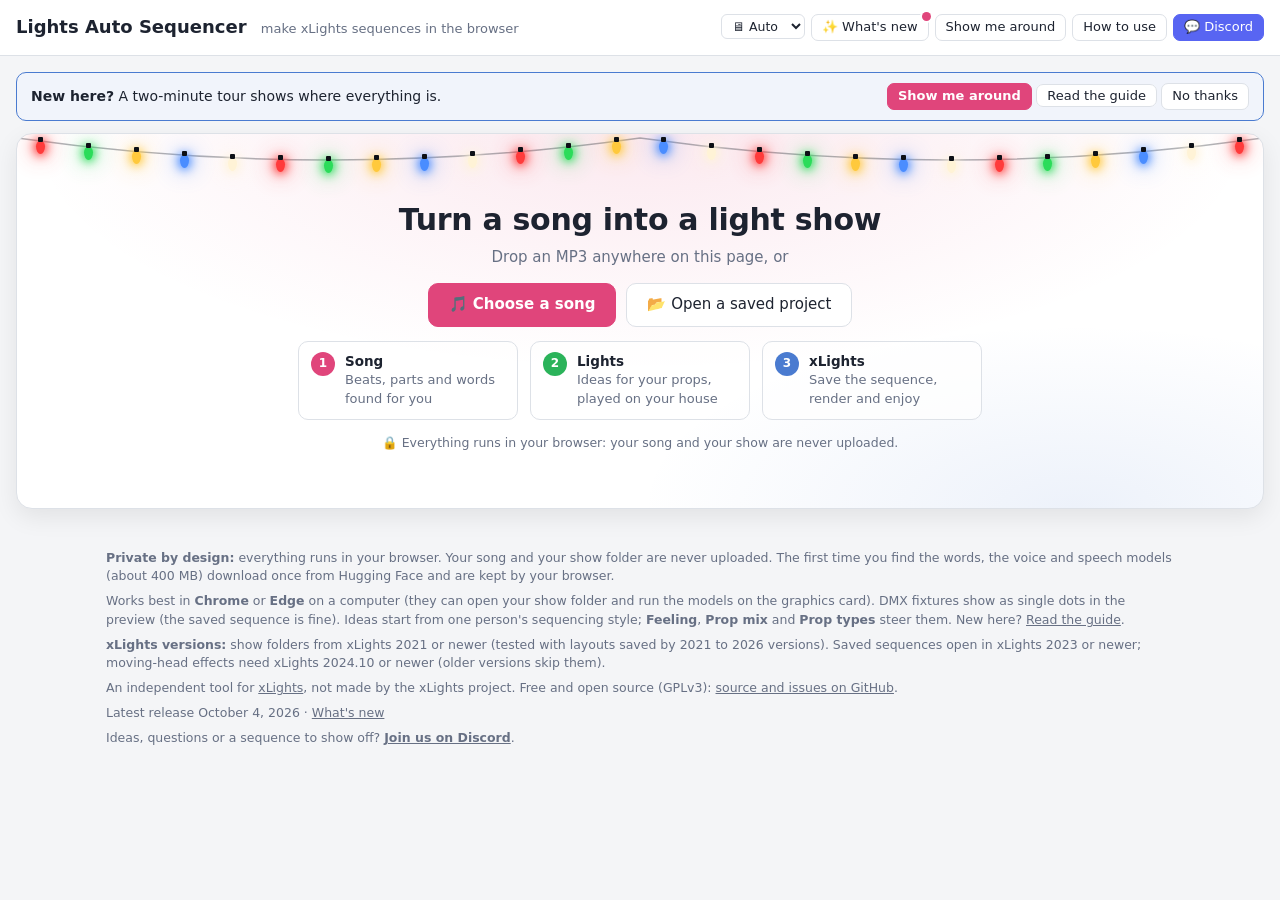
<file: index.html>
<!doctype html>
<html lang="en">
<head>
<meta charset="utf-8">
<meta name="viewport" content="width=device-width, initial-scale=1">
<title>Lights Auto Sequencer</title>
<script src="coi.js"></script>
<script src="js/theme.js"></script>
<link rel="stylesheet" href="css/style.css">
</head>
<body>
<header class="topbar">
  <div class="topbar-row">
    <h1>Lights Auto Sequencer <span class="sub">make xLights sequences in the browser</span></h1>
    <nav class="help-links"><label class="theme-sel" title="Colours of the page"><span class="sr">Theme</span><select id="themeSel" aria-label="Theme"><option value="auto">🖥 Auto</option><option value="light">☀ Light</option><option value="dark">🌙 Dark</option></select></label> <button type="button" class="btn small" id="whatsNewBtn" title="Release notes, and when the site was last updated">✨ What's new</button> <button type="button" class="btn small" id="tourBtn">Show me around</button> <a class="btn small" href="tutorial.html" target="_blank" rel="noopener">How to use</a> <a class="btn small discord" href="https://discord.gg/xjgWweqCEs" target="_blank" rel="noopener" title="Suggestions, help and show-off on Discord">💬 Discord</a></nav>
  </div>
</header>

<main>
  <div class="proj-banner" id="projBanner" role="status" aria-live="polite" hidden>
    <div id="projBannerText"></div>
    <div class="btnrow tight" id="projBannerBtns"></div>
  </div>
  <div class="tour-welcome wn-note" id="wnNote" hidden>
    <span>✨ <b id="wnNoteText">The site was updated.</b></span>
    <span><button type="button" class="btn small primary" id="wnNoteOpen">See what's new</button> <button type="button" class="btn small" id="wnNoteClose">Dismiss</button></span>
  </div>
  <div class="tour-welcome" id="tourWelcome" hidden>
    <span><b>New here?</b> A two-minute tour shows where everything is.</span>
    <span><button type="button" class="btn small primary" id="tourStart">Show me around</button> <a class="btn small" href="tutorial.html" target="_blank" rel="noopener">Read the guide</a> <button type="button" class="btn small" id="tourNo">No thanks</button></span>
  </div>
  <section id="drop" class="drop">
    <div class="drop-lights" aria-hidden="true"><svg class="wire" viewBox="0 0 100 30" preserveAspectRatio="none" aria-hidden="true"><path d="M0,4 Q25,48 50,4 Q75,48 100,4" vector-effect="non-scaling-stroke"/></svg><i class="bulb r" style="left:1.92%;top:7.3px;animation-delay:0.00s"></i><i class="bulb g" style="left:5.77%;top:13.0px;animation-delay:0.37s"></i><i class="bulb y" style="left:9.62%;top:17.7px;animation-delay:0.74s"></i><i class="bulb b" style="left:13.46%;top:21.3px;animation-delay:1.11s"></i><i class="bulb w" style="left:17.31%;top:23.9px;animation-delay:1.48s"></i><i class="bulb r" style="left:21.15%;top:25.5px;animation-delay:1.85s"></i><i class="bulb g" style="left:25.00%;top:26.0px;animation-delay:2.22s"></i><i class="bulb y" style="left:28.85%;top:25.5px;animation-delay:2.59s"></i><i class="bulb b" style="left:32.69%;top:23.9px;animation-delay:0.36s"></i><i class="bulb w" style="left:36.54%;top:21.3px;animation-delay:0.73s"></i><i class="bulb r" style="left:40.38%;top:17.7px;animation-delay:1.10s"></i><i class="bulb g" style="left:44.23%;top:13.0px;animation-delay:1.47s"></i><i class="bulb y" style="left:48.08%;top:7.3px;animation-delay:1.84s"></i><i class="bulb b" style="left:51.92%;top:7.3px;animation-delay:2.21s"></i><i class="bulb w" style="left:55.77%;top:13.0px;animation-delay:2.58s"></i><i class="bulb r" style="left:59.62%;top:17.7px;animation-delay:0.35s"></i><i class="bulb g" style="left:63.46%;top:21.3px;animation-delay:0.72s"></i><i class="bulb y" style="left:67.31%;top:23.9px;animation-delay:1.09s"></i><i class="bulb b" style="left:71.15%;top:25.5px;animation-delay:1.46s"></i><i class="bulb w" style="left:75.00%;top:26.0px;animation-delay:1.83s"></i><i class="bulb r" style="left:78.85%;top:25.5px;animation-delay:2.20s"></i><i class="bulb g" style="left:82.69%;top:23.9px;animation-delay:2.57s"></i><i class="bulb y" style="left:86.54%;top:21.3px;animation-delay:0.34s"></i><i class="bulb b" style="left:90.38%;top:17.7px;animation-delay:0.71s"></i><i class="bulb w" style="left:94.23%;top:13.0px;animation-delay:1.08s"></i><i class="bulb r" style="left:98.08%;top:7.3px;animation-delay:1.45s"></i></div>
    <div class="drop-main">
      <p class="drop-title"><span class="t-full">Turn a song into a light show</span><span class="t-short">Another song?</span></p>
      <p class="drop-sub">Drop an MP3 anywhere on this page, or</p>
      <div class="drop-actions">
        <button type="button" id="pick" class="btn primary big">🎵 Choose a song</button>
        <button type="button" id="openProj0" class="btn big">📂 Open a saved project</button>
      </div>
      <div class="recent-start" id="recentStart" hidden></div>
      <ol class="drop-steps">
        <li><span>1</span><div><b>Song</b>Beats, parts and words found for you</div></li>
        <li><span>2</span><div><b>Lights</b>Ideas for your props, played on your house</div></li>
        <li><span>3</span><div><b>xLights</b>Save the sequence, render and enjoy</div></li>
      </ol>
      <p class="drop-hint">🔒 Everything runs in your browser: your song and your show are never uploaded.</p>
    </div>
    <div class="drop-over-msg" aria-hidden="true">Let go to load it ✨</div>
    <input type="file" id="file" accept="audio/*,.mp3,.m4a,.wav,.ogg,.flac" hidden>
    <input type="file" id="projFile" accept=".json,application/json" hidden>
    <p id="status" class="status" aria-live="polite"></p>
  </section>

  <section id="results" hidden>
    <div class="songbar">
      <div>
        <div id="songName" class="song-name"></div>
        <div id="songMeta" class="song-meta"></div>
      </div>
      <div class="transport">
        <button type="button" id="toStart" class="btn" title="Back to the beginning (Home)" aria-label="Back to the beginning">⏮</button>
        <button type="button" id="play" class="btn primary">Play</button>
        <label class="chk"><input type="checkbox" id="click"> Beat click</label>
        <label class="chk"><input type="checkbox" id="follow" checked> Follow</label>
        <span id="clock" class="clock">0:00.000</span>
      </div>
      <div class="project filebar">
        <span class="proj-menu-wrap">
          <button type="button" class="btn small" id="projMenuBtn" aria-haspopup="true" aria-expanded="false" title="Open, save, recent projects and export">File ▾</button>
          <div class="proj-menu file-menu" id="projMenu" role="menu" hidden>
            <button type="button" class="fm-item" id="fmSong" role="menuitem"><span>🎵 Open a song…</span></button>
            <button type="button" class="fm-item" id="openProj" role="menuitem"><span>📂 Open project…</span><kbd>Ctrl+O</kbd></button>
            <div id="projMenuList"></div>
            <hr>
            <button type="button" class="fm-item" id="fmSave" role="menuitem"><span>💾 Save project</span><kbd>Ctrl+S</kbd></button>
            <button type="button" class="fm-item" id="fmSaveAs" role="menuitem"><span>Save project as…</span><kbd>Ctrl+Shift+S</kbd></button>
            <label class="fm-item fm-check" title="Saves the project by itself a moment after every change"><span><input type="checkbox" id="autoSave"> Auto-save</span></label>
            <hr>
            <div class="pm-head">Export</div>
            <button type="button" class="fm-item" id="fmExport" role="menuitem"><span>⤓ Export to xLights (.xsq)…</span><kbd>Ctrl+E</kbd></button>
            <button type="button" class="fm-item" id="fmTiming" role="menuitem"><span>Timing tracks (.xtiming)</span></button>
            <button type="button" class="fm-item" id="fmJson" role="menuitem"><span>Song analysis (.json)</span></button>
          </div>
        </span>
        <button type="button" class="btn small" id="saveProj" title="Save the project (Ctrl+S); Shift+click to save as">💾 Save</button>
        <button type="button" class="btn small primary" id="exportBtn" title="Export the sequence for xLights (Ctrl+E)">⤓ Export to xLights</button>
        <span class="proj-title" id="projTitle" title="This project"></span>
        <span id="projStatus" class="muted small"></span>
      </div>
      <nav class="tabs" role="tablist">
        <button type="button" role="tab" class="tab" data-tab="song" aria-selected="true">1. Song &amp; words</button>
        <button type="button" role="tab" class="tab" data-tab="seq" aria-selected="false">2. Make a sequence</button>
      </nav>
      <ol class="steps-bar" id="stepsBar" aria-label="Your progress"></ol>
    </div>

    <div class="tabpane" data-pane="song">
    <div class="stats" id="stats"></div>

    <div class="timeline-wrap">
      <div class="zoom">
        <span>Zoom</span>
        <input type="range" id="zoom" min="0" max="100" value="0" aria-label="Zoom">
      </div>
      <div id="timeline" class="timeline" tabindex="0">
        <canvas id="tl"></canvas>
      </div>
      <p class="hint">Click the timeline to seek. Scroll sideways to move, Ctrl+scroll to zoom. Turn on <b>Beat click</b> to hear whether the grid is in time.</p>
    </div>

    <div class="cols">
      <div class="panel">
        <h2>Tempo grid</h2>
        <p class="panel-note">If the click drifts, fix it here. Everything that hangs off the beat updates.</p>
        <div class="form">
          <label>BPM <input type="number" id="bpm" step="0.01" min="40" max="240"></label>
          <label>First beat (s) <input type="number" id="offset" step="0.001" min="0"></label>
          <label>Beats per bar
            <select id="meter"><option value="4">4</option><option value="3">3</option><option value="6">6</option></select>
          </label>
          <label>Downbeat is beat
            <select id="downbeat"><option value="0">1</option><option value="1">2</option><option value="2">3</option><option value="3">4</option></select>
          </label>
        </div>
        <div class="btnrow">
          <button type="button" class="btn" id="half">½ tempo</button>
          <button type="button" class="btn" id="double">2× tempo</button>
          <button type="button" class="btn" id="tapBtn">Tap tempo</button>
          <button type="button" class="btn" id="reset">Reset to detected</button>
        </div>
        <p id="gridFit" class="fit"></p>
      </div>

      <div class="panel">
        <h2>Sections</h2>
        <p class="panel-note">Found from where the sound changes. Make them your own: rename them, <b>split</b> one at the playhead to break it into parts, <b>join</b> neighbours, or drag a boundary in the timeline's <i>Sections</i> row. Each section gets its own lights in step 2.</p>
        <div class="btnrow tight">
          <button type="button" class="btn small" id="splitAtPlayhead">Split at playhead</button>
          <button type="button" class="btn small" id="resetSections">Back to detected sections</button>
          <span class="muted small" id="sectionsOwned" hidden>Your own sections (detection no longer changes them)</span>
        </div>
        <p class="status small" id="sectionNote" aria-live="polite"></p>
        <div class="sec-scroll">
        <table class="sections">
          <thead><tr><th>Start</th><th>Length</th><th>Name</th><th>Energy</th><th></th></tr></thead>
          <tbody id="sectionRows"></tbody>
        </table>
        </div>
      </div>
    </div>

    <div class="panel" id="vocalPanel">
      <h2>Words &amp; vocals</h2>
      <p class="panel-note">Separates the singing from the music, writes down the words with their timing, and tracks the melody. Everything runs on this computer. The first run downloads about 400 MB of models, which your browser keeps; after that a song takes a minute or two.</p>
      <label class="lyrics-label" for="lyricsText">Song lyrics <span>(optional, but best. Paste the official lyrics and each line here becomes a line on your matrix. Leave it empty and the page writes down what it hears.)</span></label>
      <textarea id="lyricsText" rows="7" spellcheck="false" placeholder="We got dust on our Bibles, brand-new iPhones&#10;No wonder why we feel this way&#10;…"></textarea>
      <div class="btnrow">
        <button type="button" class="btn primary" id="findWords">Find words &amp; vocals</button>
        <button type="button" class="btn" id="useHeard" hidden>Start from what it heard</button>
        <label class="chk" id="voiceOnlyWrap" hidden><input type="checkbox" id="voiceOnly"> Play the voice only</label>
        <button type="button" class="btn" id="resetEdits" hidden>Undo all timing edits</button>
      </div>
      <p class="panel-note edit-help" id="editHelp" hidden><b>Fixing timing:</b> in the timeline's <i>Words</i> row, drag a word's left edge to move where it starts, or drag the word to move it. Drag a line in the <i>Lyrics</i> row to move the whole line. Starts snap to where the voice comes in (hold Alt to place freely). Click a word, then use ← → to nudge it 10 ms (Shift: 50 ms). Ctrl+Z undoes.</p>
      <div class="vocal-status">
        <progress id="vocalProg" max="1" value="0" hidden></progress>
        <span id="vocalStatus" aria-live="polite"></span>
      </div>
      <div id="vocalResult" hidden>
        <p id="vocalStats" class="fit good"></p>
        <div class="lyric-scroll">
          <table class="sections lyric-lines">
            <thead><tr><th>Starts</th><th>Line</th></tr></thead>
            <tbody id="lyricRows"></tbody>
          </table>
        </div>
      </div>
    </div>

    <div class="panel">
      <h2>Export timing</h2>
      <p class="panel-note">The <b>.xtiming</b> file imports straight into xLights: right-click a timing track header, then <i>Import Timing Tracks</i>.</p>
      <div class="tracks" id="trackChoices"></div>
      <div class="form">
        <label>Snap to frame
          <select id="snap"><option value="0">Off</option><option value="25" selected>25 ms (40 fps)</option><option value="50">50 ms (20 fps)</option></select>
        </label>
      </div>
      <div class="btnrow">
        <button type="button" class="btn primary" id="exportX">Download .xtiming</button>
        <button type="button" class="btn" id="exportJ">Download analysis .json</button>
      </div>
    </div>
    </div>

    <div class="tabpane" data-pane="seq" hidden>
      <div class="panel" id="showPanel">
        <h2>Your xLights show</h2>
        <p class="panel-note">Which folder does xLights use as your show folder? It is the one holding <code>xlights_rgbeffects.xml</code> and <code>xlights_networks.xml</code> (often <code>C:\xLights\Show</code>). The page only reads it; nothing is changed unless you save a sequence into it.</p>
        <div class="btnrow">
          <button type="button" class="btn primary" id="pickShow">Choose show folder…</button>
          <button type="button" class="btn" id="reuseShow" hidden>Use the last folder</button>
          <button type="button" class="btn" id="pickShowFiles">Or pick the two files…</button>
          <input type="file" id="showFiles" multiple accept=".xml,.jpg,.jpeg,.png" hidden>
        </div>
        <p id="showStatus" class="status" aria-live="polite"></p>
      </div>

      <div class="seq-split">
      <div class="seq-left">
      <div class="panel" id="previewPanel" hidden>
        <div class="panel-head">
          <h2>Preview</h2>
          <div class="preview-opts">
            <label class="chk"><input type="checkbox" id="pvPhoto" checked> House photo</label>
            <label class="chk"><input type="checkbox" id="pvUnlit" checked> Show unlit bulbs</label>
            <button type="button" class="btn small" id="bgAdjustBtn">Line up photo…</button>
            <button type="button" class="btn small" id="pvPopOut" title="Show the preview in its own window (for a second screen)">⧉ Pop out</button>
          </div>
        </div>
        <div class="bg-adjust" id="bgAdjust" hidden>
          <p class="panel-note"><b>Line up the photo with the lights.</b> Drag the photo in the preview to move it. Scroll to resize it (Shift+scroll: width only, Alt+scroll: height only). Arrow keys nudge it (Shift: 10×). Or type numbers:</p>
          <div class="form">
            <label>Left / right (px) <input type="number" id="bgX" step="1"></label>
            <label>Up / down (px) <input type="number" id="bgY" step="1"></label>
            <label>Size % <input type="number" id="bgS" step="0.5" min="10"></label>
            <label>Width % <input type="number" id="bgW" step="0.5" min="10"></label>
            <label>Height % <input type="number" id="bgH" step="0.5" min="10"></label>
            <label>Photo brightness % <input type="number" id="bgA" step="5" min="5" max="100"></label>
          </div>
          <div class="btnrow">
            <button type="button" class="btn" id="bgReset">Back to xLights' placement</button>
            <button type="button" class="btn primary" id="bgDone">Done</button>
          </div>
        </div>
        <div class="viewer-wrap"><canvas id="viewer"></canvas><div class="pv-pop" id="pvPop" hidden></div></div>
        <div class="scrub" id="scrub" title="Click to jump"><div id="scrubFill"></div><div class="scrub-parts" id="scrubParts"></div></div>
        <div class="transport-strip" id="tStrip">
          <button type="button" class="btn small" id="tPrev" title="Previous section">⏮ Prev</button>
          <button type="button" class="btn small" id="tPlay" title="Play / pause (Space)">▶ Play</button>
          <button type="button" class="btn small" id="tNext" title="Next section">Next ⏭</button>
          <button type="button" class="btn small" id="tLoop" title="Loop the section that is playing">🔁 Loop</button>
          <label class="t-speed">Speed <select id="tSpeed"><option value="0.5">½×</option><option value="0.75">¾×</option><option value="1" selected>1×</option></select></label>
          <span class="t-beat" id="tBeat"><i id="tBeatDot"></i> <span id="tBeatText">Bar – · beat –</span></span>
          <span class="t-sec" id="tSec"></span>
        </div>
        <p class="hint" id="pvInfo"></p>
        <p class="hint" id="pvSolo" hidden></p>
        <p class="hint pv-tip">Click a prop on the house to see what lights it; drag a box over the yard to pick several props.</p>
      </div>
      <div class="panel" id="gridPanel" hidden>
        <div class="panel-head">
          <h2>Effects in <span id="gridTitle">this section</span></h2>
          <span class="muted small">Click a block to open its lights · click empty space to play from there</span>
        </div>
        <div class="grid-wrap" id="gridWrap"><canvas id="fxGrid"></canvas><div class="grid-tip" id="gridTip" hidden></div></div>
      </div>
      </div>
      <div class="seq-right">

      <div class="panel" id="planPanel" hidden>
        <div class="panel-head">
          <h2>What lights up when</h2>
          <div class="btnrow tight">
            <button type="button" class="btn small" id="planUndo" title="Undo (Ctrl+Z)" disabled>↶ Undo</button>
            <button type="button" class="btn small" id="planRedo" title="Redo (Ctrl+Y)" disabled>↷ Redo</button>
            <button type="button" class="btn small" id="layoutReset" hidden title="Put the boxes back in the usual order, all open">Reset layout</button>
            <button type="button" class="btn small" id="layoutLock" aria-pressed="true" title="Unlock to move the boxes below around">🔒 Layout locked</button>
          </div>
        </div>
        <div class="ctl-stack" id="ctlStack">
        <section class="ctl-group wide" data-block="intro">
          <div class="ctl-head"><h3>How this works</h3></div>
          <p class="panel-note">Every part of the song has its own light rows: which lights, when (the whole time, on beats, drum hits or singing), the effect and its colours. Let <b>Ideas</b> fill them in, then change anything by hand.</p>
        </section>

        <section class="ctl-group wide" data-block="ideas">
          <div class="ctl-head"><h3>Ideas</h3><span class="muted small">The app lights the parts for you. Rows you untick (🔒) are kept.</span></div>
          <div class="ctl-row">
            <button type="button" class="btn primary" id="suggestPlan">🎲 Suggest a plan</button>
            <details class="idea-for" id="ideaFor">
              <summary>For: <b id="ideaForLabel">every section</b></summary>
              <div class="idea-for-pop">
                <div class="btnrow tight" id="ideaQuick"></div>
                <div class="pick-list" id="ideaList"></div>
              </div>
            </details>
          </div>
          <details class="ctl-more" id="ideaSettings">
            <summary>Idea settings</summary>
            <div class="ctl-cols">
              <div class="ctl-col">
                <h4>Look</h4>
                <label>Feeling <select id="ideaFeel"></select></label>
                <label>Intensity <select id="ideaIntensity"></select></label>
                <label>Colours <select id="ideaScheme"></select></label>
                <button type="button" class="btn small" id="editSchemes">Edit colour schemes…</button>
              </div>
              <div class="ctl-col">
                <h4>Props</h4>
                <button type="button" class="btn small" id="mixBtn" title="Use certain props more or less in each part of the song">Prop mix…</button>
                <span class="hint">Use props more, less, always or never.</span>
                <button type="button" class="btn small" id="typesBtn" title="Tell ideas what each prop is when its name doesn't say">Prop types…</button>
                <span class="hint">Say what a prop is when its name doesn't.</span>
                <button type="button" class="btn small" id="ideaExcludeBtn" title="Props, groups or parts of props that ideas must never use">Leave out of ideas…</button>
                <span class="muted small" id="ideaExcludeTxt"></span>
              </div>
              <div class="ctl-col">
                <h4>How ideas are made</h4>
                <label class="chk opt"><input type="checkbox" id="ideaAlike"> <span>Same look for parts with the same name<span class="hint">Every Chorus gets the same effects, every Verse the same, and so on. Louder repeats light more props. Off: each part gets its own idea.</span></span></label>
                <label class="chk opt"><input type="checkbox" id="ideaPhrased" checked> <span>Change with the music inside long parts<span class="hint">Where a long part gets louder or softer, its lights change a little there.</span></span></label>
                <label class="chk opt"><input type="checkbox" id="ideaBest" checked> <span>Try 4 ideas, keep the best fit<span class="hint">Keeps the idea that follows the music best (the score under these controls).</span></span></label>
                <label class="chk opt"><input type="checkbox" id="ideaMatrixWords"> <span>Words on the matrix in choruses<span class="hint">For new ideas. To add words to what's planned now, use 📝 below.</span></span></label>
              </div>
            </div>
          </details>
        </section>

          <section class="ctl-group wide" data-block="heads" id="headsBox" hidden>
            <div class="ctl-head"><h3>Moving heads</h3><span class="muted small" id="headsList"></span></div>
            <div class="ctl-cols">
              <div class="ctl-col">
                <h4>Parts they join</h4>
                <span class="hint">Ideas and 🎲 Randomize only use the moving heads in ticked parts.</span>
                <div class="btnrow tight" id="headsQuick"></div>
                <div class="pick-list heads-parts" id="headsParts"></div>
              </div>
              <div class="ctl-col">
                <h4>Change just the heads</h4>
                <span class="hint">Every other light row stays exactly as it is.</span>
                <button type="button" class="btn small" id="headsApply" title="Add a moving-head row to ticked parts that have none; take it out of parts that aren't ticked">Apply to ticked parts</button>
                <button type="button" class="btn small" id="headsNew" title="A new moving-head idea for every ticked part">🎲 New moving-head ideas</button>
              </div>
              <div class="ctl-col">
                <h4>In the preview</h4>
                <label>Fixture size <input type="range" id="headsSize" min="0.4" max="2.5" step="0.1"></label>
                <label>Beam length <input type="range" id="headsBeam" min="0.15" max="1" step="0.05"></label>
                <span class="hint">Only how they look here; the sequence is the same.</span>
              </div>
            </div>
          </section>

          <section class="ctl-group" data-block="change">
            <div class="ctl-head"><h3>Change what's planned</h3></div>
            <div class="ctl-row">
              <button type="button" class="btn small" id="recolourBtn" title="Change only the colours of planned lights">🎨 Change colours…</button>
              <button type="button" class="btn small" id="wordsBtn" title="Show the sung words on the matrix in the parts you choose">📝 Words on the matrix…</button>
            </div>
          </section>
          <section class="ctl-group" data-block="view">
            <div class="ctl-head"><h3>View</h3></div>
            <div class="ctl-row">
              <select id="goSection" aria-label="Go to a section"></select>
              <label class="chk" title="Shows just the part the song is in, opened, and follows along as it plays"><input type="checkbox" id="onlyNow"> Only the part that's playing</label>
              <button type="button" class="btn small" id="expandAll">Expand all</button>
              <button type="button" class="btn small" id="collapseAll">Collapse all</button>
            </div>
          </section>
        </div>
        <div class="missing-note" id="missingNote" hidden></div>
        <p id="planStatus" class="status" aria-live="polite"></p>
        <div id="fitBox" class="fit" hidden></div>
        <div id="plan"></div>
      </div>
      </div>
      </div>

    </div>
  </section>
</main>

<footer class="site-foot">
  <p><b>Private by design:</b> everything runs in your browser. Your song and your show folder are never uploaded.
  The first time you find the words, the voice and speech models (about 400 MB) download once from Hugging Face and are kept by your browser.</p>
  <p>Works best in <b>Chrome</b> or <b>Edge</b> on a computer (they can open your show folder and run the models on the graphics card).
  DMX fixtures show as single dots in the preview (the saved sequence is fine).
  Ideas start from one person's sequencing style; <b>Feeling</b>, <b>Prop mix</b> and <b>Prop types</b> steer them.
  New here? <a href="tutorial.html" target="_blank" rel="noopener">Read the guide</a>.</p>
  <p><b>xLights versions:</b> show folders from xLights 2021 or newer (tested with layouts saved by 2021 to 2026 versions). Saved sequences open in xLights 2023 or newer;
  moving-head effects need xLights 2024.10 or newer (older versions skip them).</p>
  <p>An independent tool for <a href="https://xlights.org" target="_blank" rel="noopener">xLights</a>, not made by the xLights project.
  Free and open source (GPLv3): <a href="https://github.com/socman1984-hub/LightsAutoSequencer" target="_blank" rel="noopener">source and issues on GitHub</a>.</p>
  <p><span id="footUpdated"></span> · <a href="#" id="footWhatsNew">What's new</a></p>
  <p>Ideas, questions or a sequence to show off? <a href="https://discord.gg/xjgWweqCEs" target="_blank" rel="noopener"><b>Join us on Discord</b></a>.</p>
</footer>

<dialog id="picker" class="picker">
  <form method="dialog" class="picker-inner">
    <div class="picker-head">
      <h2>Choose lights</h2>
      <input type="search" id="pickSearch" placeholder="Filter by name…" aria-label="Filter">
    </div>
    <div class="picker-cols">
      <div><h3>Groups</h3><div id="pickGroups" class="pick-list"></div></div>
      <div><h3>Models <span>(▸ for parts of a model)</span></h3><div id="pickModels" class="pick-list"></div></div>
    </div>
    <div class="picker-foot">
      <span id="pickCount"></span>
      <button type="submit" class="btn primary" value="ok">Done</button>
    </div>
  </form>
</dialog>

<dialog id="copyDlg" class="picker copy-dlg">
  <form method="dialog" class="picker-inner">
    <div class="picker-head"><h2 id="copyTitle">Copy lights to…</h2></div>
    <div class="copy-body">
      <div class="btnrow tight" id="copyQuick"></div>
      <div id="copyList" class="pick-list"></div>
      <div class="copy-mode">
        <label class="chk"><input type="radio" name="copyMode" value="replace" checked> Replace their lights</label>
        <label class="chk"><input type="radio" name="copyMode" value="add"> Add to their lights</label>
      </div>
    </div>
    <div class="picker-foot">
      <button type="button" class="btn" id="copyCancel">Cancel</button>
      <button type="button" class="btn primary" id="copyGo">Copy</button>
    </div>
  </form>
</dialog>

<dialog id="mixDlg" class="picker mix-dlg">
  <form method="dialog" class="picker-inner">
    <div class="picker-head"><h2>Prop mix for ideas</h2><span class="muted small">How much <b>Suggest a plan</b> and <b>Randomize</b> use each prop, in each kind of section. A section's own setting wins over "Every part". Lights already planned don't change.</span></div>
    <div class="mix-wrap"><table class="mix-table" id="mixTable"></table></div>
    <div class="picker-foot">
      <div class="btnrow tight">
        <button type="button" class="btn small" id="mixAdd">+ Add a model or group…</button>
        <button type="button" class="btn small" id="mixReset">Everything back to normal</button>
      </div>
      <button type="submit" class="btn primary">Done</button>
    </div>
  </form>
</dialog>

<dialog id="whatsNewDlg" class="picker whatsnew-dlg">
  <form method="dialog" class="picker-inner">
    <div class="picker-head"><h2>✨ What's new</h2><span class="muted small" id="wnUpdated"></span></div>
    <div class="wn-list" id="wnList"></div>
    <div class="picker-foot"><a class="small" href="https://github.com/socman1984-hub/LightsAutoSequencer/blob/main/CHANGELOG.md" target="_blank" rel="noopener">Full history on GitHub</a><button type="button" class="btn primary" id="wnClose">Close</button></div>
  </form>
</dialog>

<dialog id="exportDlg" class="picker leave-dlg export-dlg">
  <form method="dialog" class="picker-inner">
    <div class="picker-head"><h2>⤓ Export to xLights</h2><span class="muted small">Writes an xLights sequence (.xsq): your effects, plus Beats, Bars, Song Parts and Lyrics timing tracks. Open it in xLights and render as usual.</span></div>
    <div class="recolour-body" id="xsqPanel">
      <p class="status error" id="exportNoShow" hidden>Open your xLights show first (<b>2. Make a sequence → Your xLights show</b>), so the sequence uses your props.</p>
      <label class="save-path" title="If the path is not exact, xLights still finds a song with this file name in your show folder, its subfolders, or your media folders.">Song file, as xLights should find it
        <input type="text" id="mediaPath" spellcheck="false" placeholder="C:\xLights\MP3\song.mp3">
      </label>
      <label class="chk small" title="Moving Head effects were added in xLights 2024.10; older versions skip them anyway"><input type="checkbox" id="exportOld"> My xLights is older than 2024.10 (leave out moving-head effects)</label>
      <p class="muted small" id="exportWhere"></p>
      <p id="xsqStatus" class="status"></p>
    </div>
    <div class="picker-foot">
      <button type="button" class="btn" id="exportClose">Close</button>
      <div class="btnrow tight">
        <button type="button" class="btn" id="downloadXsq">Download .xsq</button>
        <button type="button" class="btn primary" id="saveXsq">Save into show folder</button>
      </div>
    </div>
  </form>
</dialog>

<dialog id="leaveDlg" class="picker leave-dlg">
  <div class="picker-inner">
    <div class="picker-head"><h2>Save your changes?</h2><span class="muted small"><b id="leaveName"></b> has changes that aren't saved yet.</span></div>
    <div class="picker-foot">
      <button type="button" class="btn" id="leaveStay">Cancel</button>
      <span class="btnrow tight"><button type="button" class="btn" id="leaveDiscard">Don't save</button> <button type="button" class="btn primary" id="leaveSave">Save</button></span>
    </div>
  </div>
</dialog>

<dialog id="missingDlg" class="picker mix-dlg">
  <form method="dialog" class="picker-inner">
    <div class="picker-head"><h2>Props that aren't in this show</h2><span class="muted small">The plan names these, but the show you opened doesn't have them (another layout, or renamed in xLights). They are left out of the preview and the saved sequence. Pick what to use instead, or leave them out.</span></div>
    <div class="mix-wrap"><table class="mix-table" id="missingTable"></table></div>
    <div class="picker-foot">
      <span class="muted small" id="missingCount"></span>
      <div class="btnrow tight"><button type="button" class="btn" id="missingCancel">Cancel</button> <button type="button" class="btn primary" id="missingApply">Apply</button></div>
    </div>
  </form>
</dialog>

<dialog id="typesDlg" class="picker mix-dlg">
  <form method="dialog" class="picker-inner">
    <div class="picker-head"><h2>Prop types</h2><span class="muted small">Ideas guess what each prop is from its name (an "Arch" gets arch effects). When a name doesn't say, choose the type here. Saved for this show in this browser.</span></div>
    <div class="btnrow tight"><input type="search" id="typesFind" placeholder="Find a prop or group…" aria-label="Find a prop or group"> <label class="chk small"><input type="checkbox" id="typesUnknown"> Only ones it couldn't tell</label></div>
    <div class="mix-wrap"><table class="mix-table" id="typesTable"></table></div>
    <div class="picker-foot">
      <button type="button" class="btn small" id="typesReset">Back to the guesses</button>
      <button type="submit" class="btn primary">Done</button>
    </div>
  </form>
</dialog>

<dialog id="wordsDlg" class="picker recolour-dlg">
  <form method="dialog" class="picker-inner">
    <div class="picker-head"><h2>Words on the matrix</h2><span class="muted small">Shows each sung line on the matrix as it is sung (xLights' Text effect reading the Lyrics timing track). Your other lights stay as they are; one Undo takes it back.</span></div>
    <div class="recolour-body">
      <p class="status error" id="wdNoWords" hidden>Find the words first: <b>1. Song &amp; words → Find words &amp; vocals</b>.</p>
      <h3>Which matrix</h3>
      <div class="btnrow tight"><select id="wdMatrix" aria-label="Matrix"></select></div>
      <h3>Where</h3>
      <div class="btnrow tight" id="wdQuick"></div>
      <div class="pick-list rc-list" id="wdList"></div>
      <h3>How</h3>
      <div class="btnrow tight">
        <label>Text size <input type="number" id="wdSize" min="4" max="200" step="1" style="width:70px"></label>
        <label>Colour <input type="color" id="wdColor" value="#ffffff"></label>
      </div>
      <label class="chk"><input type="checkbox" id="wdDim" checked> Dim the matrix's other lights in those parts, so the words stand out</label>
    </div>
    <div class="picker-foot">
      <button type="button" class="btn small" id="wdRemove" title="Take the words off the matrix in the ticked parts">Remove from these parts</button>
      <div class="btnrow tight">
        <span id="wdCount" class="muted small"></span>
        <button type="button" class="btn" id="wdCancel">Cancel</button>
        <button type="button" class="btn primary" id="wdApply">Add the words</button>
      </div>
    </div>
  </form>
</dialog>

<dialog id="recolourDlg" class="picker recolour-dlg">
  <form method="dialog" class="picker-inner">
    <div class="picker-head"><h2>Change colours</h2><span class="muted small">Only the colours change; effects stay as they are. The preview shows it before you apply.</span></div>
    <div class="recolour-body">
      <h3>Colours</h3>
      <div class="recolour-schemes" id="rcSchemes"></div>
      <h3>Where</h3>
      <div class="btnrow tight" id="rcQuick"></div>
      <div class="pick-list rc-list" id="rcList"></div>
      <h3>How</h3>
      <label class="chk"><input type="radio" name="rcMode" value="keep" checked> Keep each light row's number of colours (rows get different mixes, like ideas do)</label>
      <label class="chk"><input type="radio" name="rcMode" value="full"> Use the whole scheme on every row</label>
      <label class="chk"><input type="checkbox" id="rcFaces"> Recolour singing faces too</label>
    </div>
    <div class="picker-foot">
      <span id="rcCount" class="muted small"></span>
      <div class="btnrow tight">
        <button type="button" class="btn" id="rcCancel">Cancel</button>
        <button type="button" class="btn primary" id="rcApply">Apply</button>
      </div>
    </div>
  </form>
</dialog>

<dialog id="schemeDlg" class="picker scheme-dlg">
  <form method="dialog" class="picker-inner">
    <div class="picker-head"><h2>Colour schemes</h2><span class="muted small">Used by the colour lists and by ideas. Lights already planned keep their colours.</span></div>
    <div class="scheme-list" id="schemeList"></div>
    <div class="picker-foot">
      <div class="btnrow tight">
        <button type="button" class="btn" id="schemeAdd">+ New scheme</button>
        <button type="button" class="btn" id="schemeRandom">🎲 Add a random scheme</button>
        <button type="button" class="btn" id="schemeReset">Back to the default schemes</button>
      </div>
      <button type="submit" class="btn primary">Done</button>
    </div>
  </form>
</dialog>

<script src="js/analysis.js"></script>
<script src="js/vocals.js"></script>
<script src="js/show.js"></script>
<script src="js/effects.js"></script>
<script src="js/sequence.js"></script>
<script src="js/ideas.js"></script>
<script src="js/fit.js"></script>
<script src="js/app.js"></script>
<script src="js/sequi.js"></script>
<script src="js/layout.js"></script>
<script src="js/steps.js"></script>
<script src="js/tour.js"></script>
<script src="js/whatsnew.js"></script>
</body>
</html>
</file>
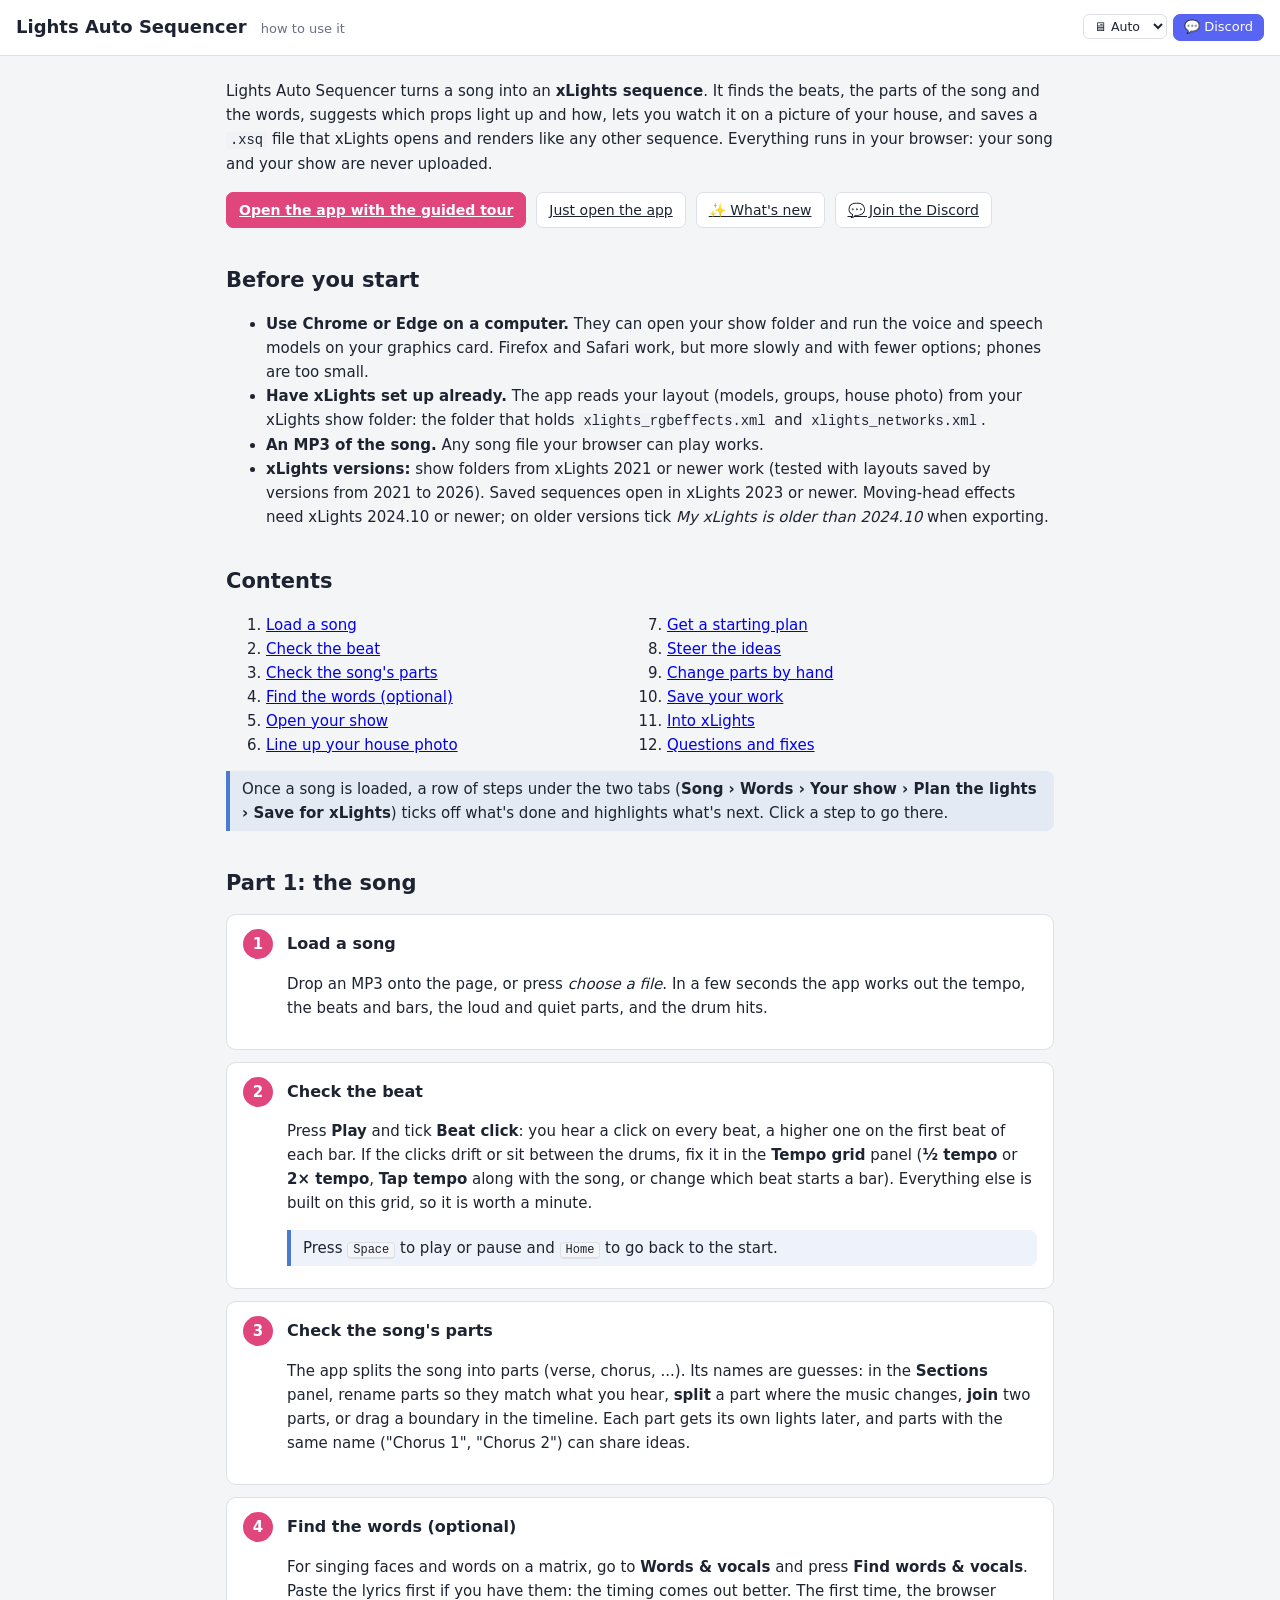
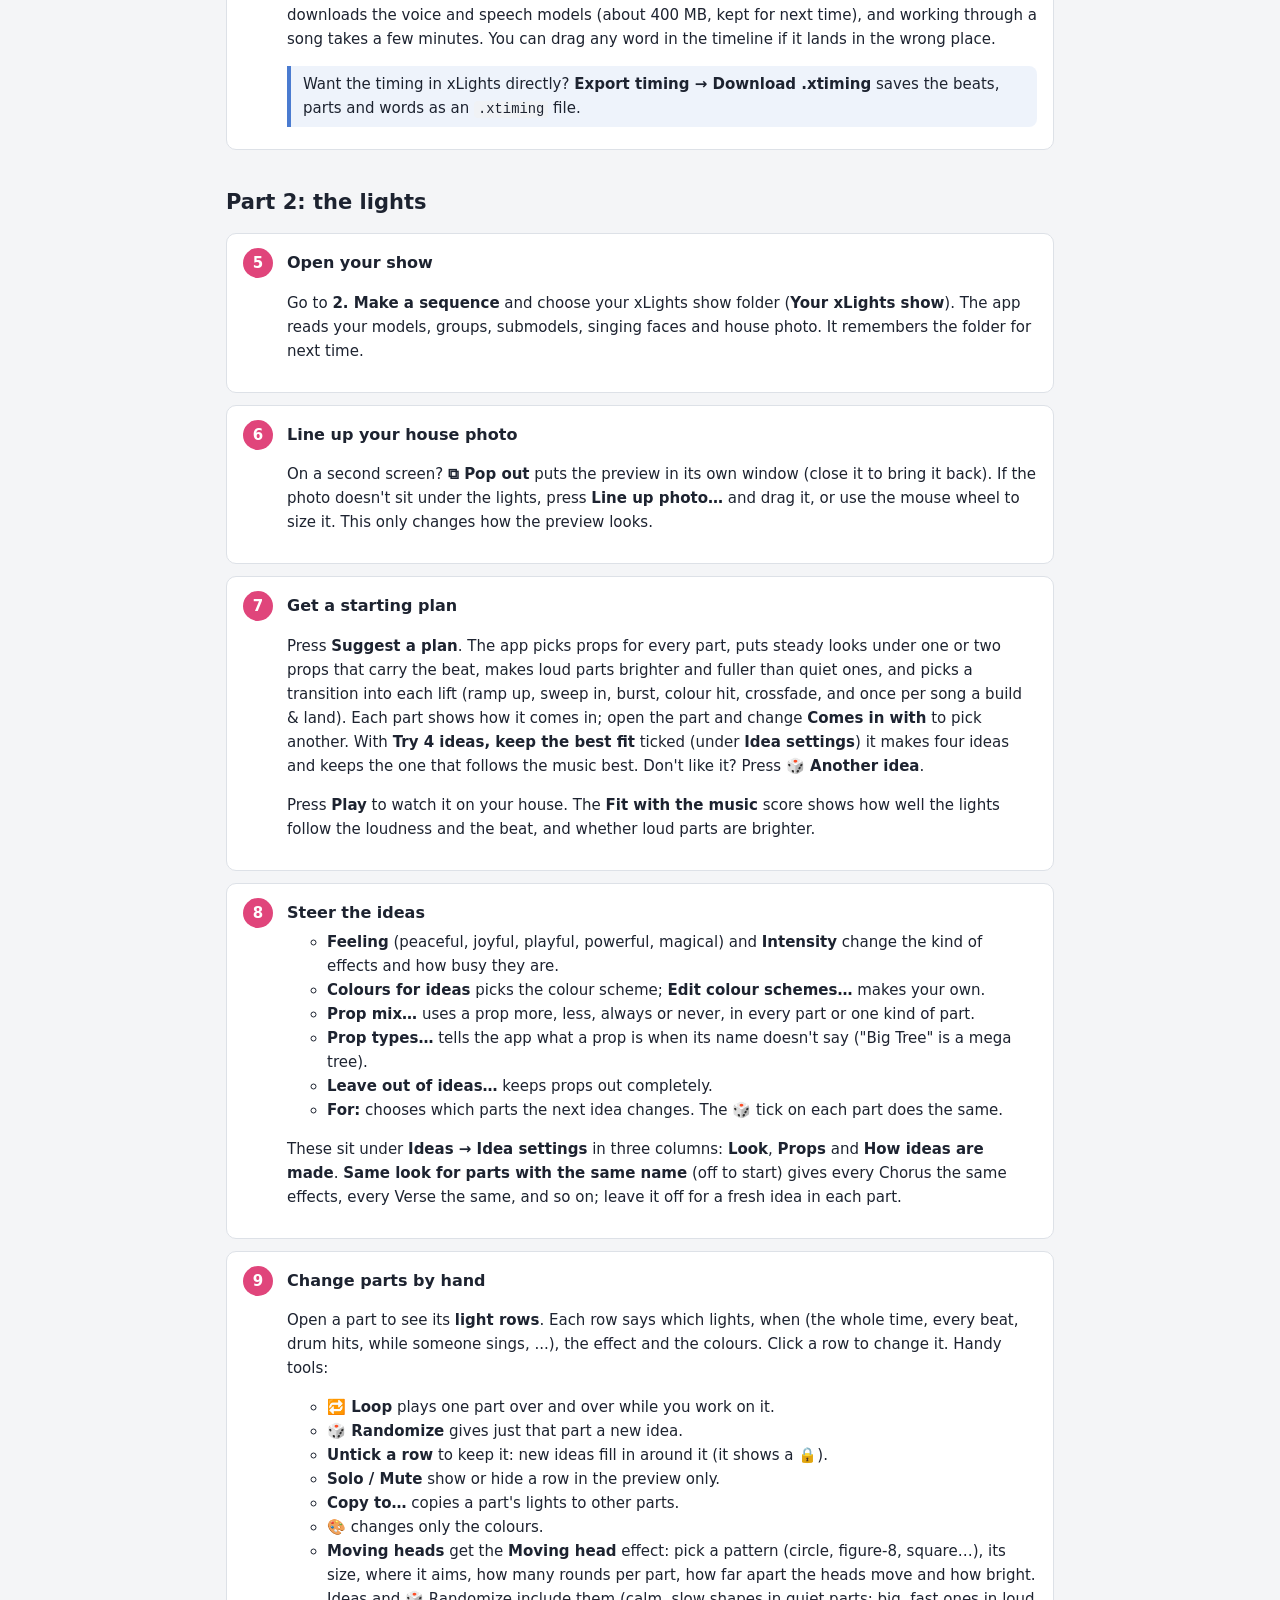
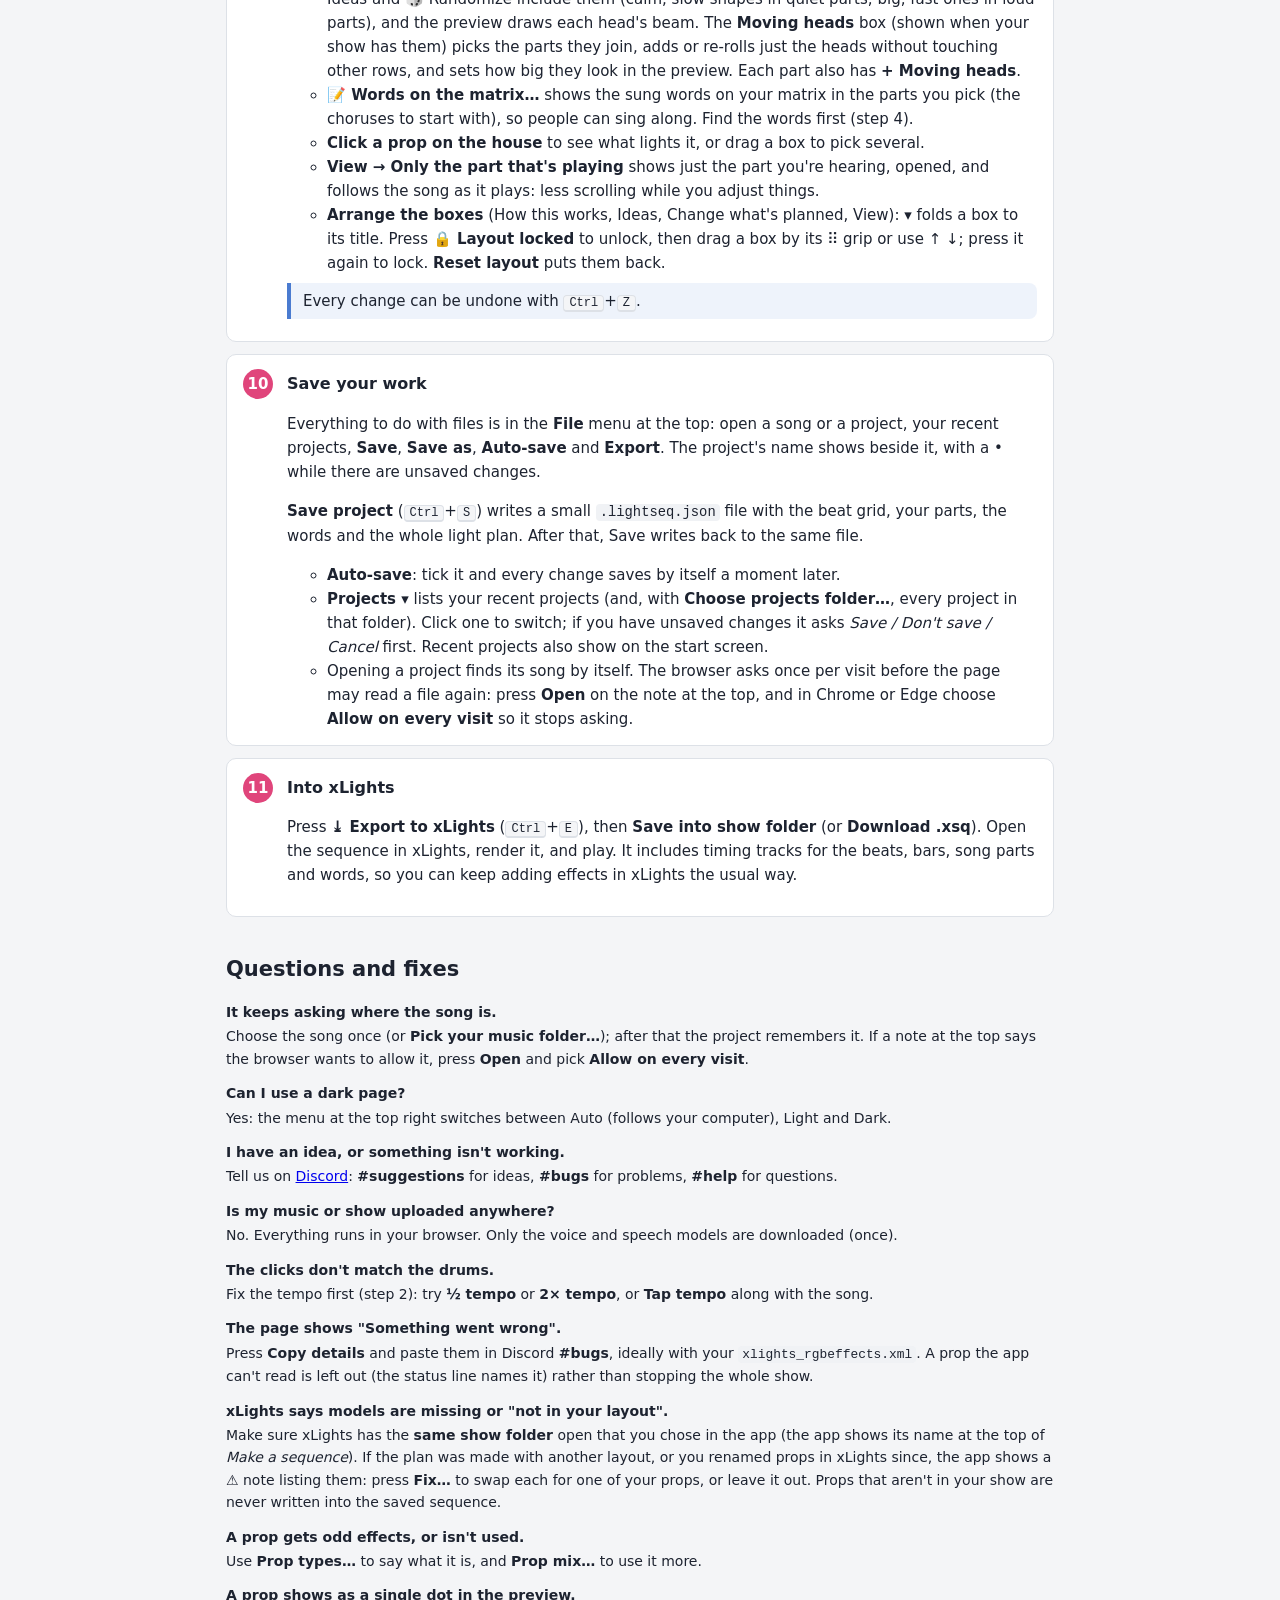
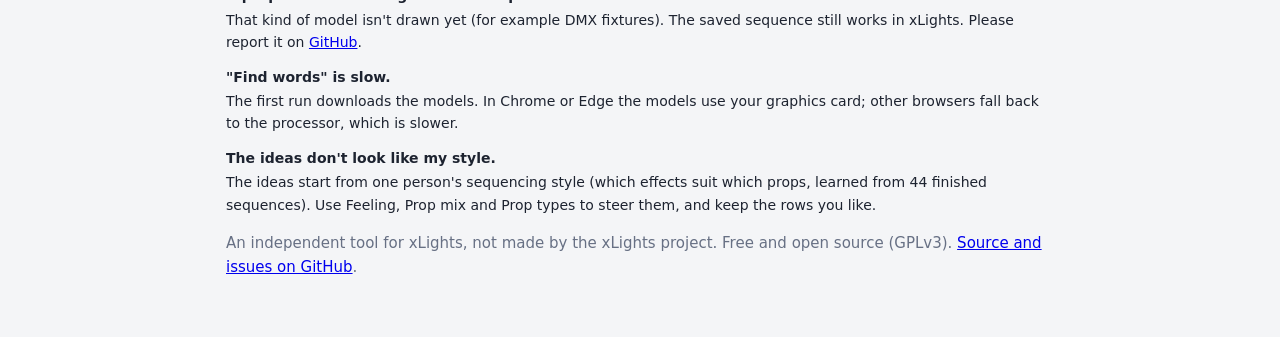
<file: tutorial.html>
<!doctype html>
<html lang="en">
<head>
<meta charset="utf-8">
<meta name="viewport" content="width=device-width, initial-scale=1">
<title>How to use Lights Auto Sequencer</title>
<script src="js/theme.js"></script>
<link rel="stylesheet" href="css/style.css">
<style>
  .guide { max-width: 860px; margin: 0 auto; padding: 8px 16px 48px; line-height: 1.6; }
  .guide h2 { margin: 36px 0 8px; font-size: 21px; }
  .guide h3 { margin: 22px 0 6px; font-size: 16px; }
  .guide p, .guide li { font-size: 15px; }
  .guide ol.steps { counter-reset: s; list-style: none; padding: 0; }
  .guide ol.steps > li { counter-increment: s; position: relative; padding: 14px 16px 14px 60px; margin: 0 0 12px; border: 1px solid var(--line); border-radius: 10px; background: var(--surface); }
  .guide ol.steps > li::before { content: counter(s); position: absolute; left: 16px; top: 14px; width: 30px; height: 30px; border-radius: 50%; background: var(--accent); color: #fff; font-weight: 700; display: grid; place-items: center; }
  .guide ol.steps > li h3 { margin: 2px 0 4px; }
  .guide .tip { border-left: 4px solid var(--wave); padding: 6px 12px; margin: 8px 0; background: color-mix(in srgb, var(--wave) 9%, transparent); border-radius: 0 8px 8px 0; }
  .guide kbd { font: 12px ui-monospace, monospace; border: 1px solid var(--line); border-bottom-width: 2px; border-radius: 4px; padding: 0 5px; background: var(--bg); }
  .guide .toc { columns: 2; font-size: 14px; }
  .guide dt { font-weight: 650; margin-top: 12px; }
  .guide dd { margin: 2px 0 0 0; }
  .guide .cta { display: flex; gap: 10px; flex-wrap: wrap; margin: 16px 0; }
  @media (max-width: 640px) { .guide .toc { columns: 1; } }
</style>
</head>
<body>
<header class="topbar">
  <div class="topbar-row">
    <h1><a href="./" style="color:inherit;text-decoration:none">Lights Auto Sequencer</a> <span class="sub">how to use it</span></h1>
    <nav class="help-links"><label class="theme-sel" title="Colours of the page"><span class="sr">Theme</span><select id="themeSel" aria-label="Theme"><option value="auto">🖥 Auto</option><option value="light">☀ Light</option><option value="dark">🌙 Dark</option></select></label> <a class="btn small discord" href="https://discord.gg/xjgWweqCEs" target="_blank" rel="noopener" title="Suggestions, help and show-off on Discord">💬 Discord</a></nav>
  </div>
</header>

<main class="guide">
  <p>Lights Auto Sequencer turns a song into an <b>xLights sequence</b>. It finds the beats, the parts of the song
  and the words, suggests which props light up and how, lets you watch it on a picture of your house, and saves a
  <code>.xsq</code> file that xLights opens and renders like any other sequence. Everything runs in your browser:
  your song and your show are never uploaded.</p>

  <div class="cta">
    <a class="btn primary" href="./?tour=1">Open the app with the guided tour</a>
    <a class="btn" href="./">Just open the app</a>
    <a class="btn" href="./?whatsnew=1">✨ What's new</a>
    <a class="btn" href="https://discord.gg/xjgWweqCEs" target="_blank" rel="noopener">💬 Join the Discord</a>
  </div>

  <h2>Before you start</h2>
  <ul>
    <li><b>Use Chrome or Edge on a computer.</b> They can open your show folder and run the voice and speech models on
      your graphics card. Firefox and Safari work, but more slowly and with fewer options; phones are too small.</li>
    <li><b>Have xLights set up already.</b> The app reads your layout (models, groups, house photo) from your xLights
      show folder: the folder that holds <code>xlights_rgbeffects.xml</code> and <code>xlights_networks.xml</code>.</li>
    <li><b>An MP3 of the song.</b> Any song file your browser can play works.</li>
    <li><b>xLights versions:</b> show folders from xLights 2021 or newer work (tested with layouts saved by versions
      from 2021 to 2026). Saved sequences open in xLights 2023 or newer. Moving-head effects need xLights 2024.10 or
      newer; on older versions tick <i>My xLights is older than 2024.10</i> when exporting.</li>
  </ul>

  <h2>Contents</h2>
  <ol class="toc">
    <li><a href="#song">Load a song</a></li>
    <li><a href="#beat">Check the beat</a></li>
    <li><a href="#parts">Check the song's parts</a></li>
    <li><a href="#words">Find the words (optional)</a></li>
    <li><a href="#show">Open your show</a></li>
    <li><a href="#photo">Line up your house photo</a></li>
    <li><a href="#suggest">Get a starting plan</a></li>
    <li><a href="#steer">Steer the ideas</a></li>
    <li><a href="#tweak">Change parts by hand</a></li>
    <li><a href="#save">Save your work</a></li>
    <li><a href="#xlights">Into xLights</a></li>
    <li><a href="#faq">Questions and fixes</a></li>
  </ol>

  <p class="tip">Once a song is loaded, a row of steps under the two tabs (<b>Song › Words › Your show › Plan the lights ›
  Save for xLights</b>) ticks off what's done and highlights what's next. Click a step to go there.</p>

  <h2>Part 1: the song</h2>
  <ol class="steps">
    <li id="song">
      <h3>Load a song</h3>
      <p>Drop an MP3 onto the page, or press <i>choose a file</i>. In a few seconds the app works out the tempo, the
      beats and bars, the loud and quiet parts, and the drum hits.</p>
    </li>
    <li id="beat">
      <h3>Check the beat</h3>
      <p>Press <b>Play</b> and tick <b>Beat click</b>: you hear a click on every beat, a higher one on the first beat of each
      bar. If the clicks drift or sit between the drums, fix it in the <b>Tempo grid</b> panel (<b>½ tempo</b> or <b>2× tempo</b>,
      <b>Tap tempo</b> along with the song, or change which beat starts a bar). Everything else is built on this grid, so it is worth a minute.</p>
      <p class="tip">Press <kbd>Space</kbd> to play or pause and <kbd>Home</kbd> to go back to the start.</p>
    </li>
    <li id="parts">
      <h3>Check the song's parts</h3>
      <p>The app splits the song into parts (verse, chorus, ...). Its names are guesses: in the <b>Sections</b> panel, rename parts so they match
      what you hear, <b>split</b> a part where the music changes, <b>join</b> two parts, or drag a boundary in the
      timeline. Each part gets its own lights later, and parts with the same name ("Chorus 1", "Chorus 2") can share
      ideas.</p>
    </li>
    <li id="words">
      <h3>Find the words (optional)</h3>
      <p>For singing faces and words on a matrix, go to <b>Words &amp; vocals</b> and press <b>Find words &amp; vocals</b>. Paste the lyrics first if you
      have them: the timing comes out better. The first time, the browser downloads the voice and speech models
      (about 400 MB, kept for next time), and working through a song takes a few minutes. You can drag any word in the
      timeline if it lands in the wrong place.</p>
      <p class="tip">Want the timing in xLights directly? <b>Export timing → Download .xtiming</b> saves the beats, parts and words as
      an <code>.xtiming</code> file.</p>
    </li>
  </ol>

  <h2>Part 2: the lights</h2>
  <ol class="steps" start="5" style="counter-reset: s 4">
    <li id="show">
      <h3>Open your show</h3>
      <p>Go to <b>2. Make a sequence</b> and choose your xLights show folder (<b>Your xLights show</b>). The app reads your models, groups,
      submodels, singing faces and house photo. It remembers the folder for next time.</p>
    </li>
    <li id="photo">
      <h3>Line up your house photo</h3>
      <p>On a second screen? <b>⧉ Pop out</b> puts the preview in its own window (close it to bring it back).
      If the photo doesn't sit under the lights, press <b>Line up photo…</b> and drag it, or use the mouse wheel to
      size it. This only changes how the preview looks.</p>
    </li>
    <li id="suggest">
      <h3>Get a starting plan</h3>
      <p>Press <b>Suggest a plan</b>. The app picks props for every part, puts steady looks under one or two props
      that carry the beat, makes loud parts brighter and fuller than quiet ones, and picks a transition into each
      lift (ramp up, sweep in, burst, colour hit, crossfade, and once per song a build &amp; land). Each part shows how it
      comes in; open the part and change <b>Comes in with</b> to pick another. With <b>Try 4 ideas, keep the best fit</b> ticked (under <b>Idea settings</b>) it makes four ideas and keeps the one that
      follows the music best. Don't like it? Press <b>🎲 Another idea</b>.</p>
      <p>Press <b>Play</b> to watch it on your house. The <b>Fit with the music</b> score shows how well the lights
      follow the loudness and the beat, and whether loud parts are brighter.</p>
    </li>
    <li id="steer">
      <h3>Steer the ideas</h3>
      <ul>
        <li><b>Feeling</b> (peaceful, joyful, playful, powerful, magical) and <b>Intensity</b> change the kind of effects and how busy they are.</li>
        <li><b>Colours for ideas</b> picks the colour scheme; <b>Edit colour schemes…</b> makes your own.</li>
        <li><b>Prop mix…</b> uses a prop more, less, always or never, in every part or one kind of part.</li>
        <li><b>Prop types…</b> tells the app what a prop is when its name doesn't say ("Big Tree" is a mega tree).</li>
        <li><b>Leave out of ideas…</b> keeps props out completely.</li>
        <li><b>For:</b> chooses which parts the next idea changes. The 🎲 tick on each part does the same.</li>
      </ul>
      <p>These sit under <b>Ideas → Idea settings</b> in three columns: <b>Look</b>, <b>Props</b> and <b>How ideas are
      made</b>. <b>Same look for parts with the same name</b> (off to start) gives every Chorus the same effects, every
      Verse the same, and so on; leave it off for a fresh idea in each part.</p>
    </li>
    <li id="tweak">
      <h3>Change parts by hand</h3>
      <p>Open a part to see its <b>light rows</b>. Each row says which lights, when (the whole time, every beat, drum
      hits, while someone sings, ...), the effect and the colours. Click a row to change it. Handy tools:</p>
      <ul>
        <li><b>🔁 Loop</b> plays one part over and over while you work on it.</li>
        <li><b>🎲 Randomize</b> gives just that part a new idea.</li>
        <li><b>Untick a row</b> to keep it: new ideas fill in around it (it shows a 🔒).</li>
        <li><b>Solo / Mute</b> show or hide a row in the preview only.</li>
        <li><b>Copy to…</b> copies a part's lights to other parts.</li>
        <li><b>🎨</b> changes only the colours.</li>
        <li><b>Moving heads</b> get the <b>Moving head</b> effect: pick a pattern (circle, figure-8, square…), its size, where
          it aims, how many rounds per part, how far apart the heads move and how bright. Ideas and 🎲 Randomize include them
          (calm, slow shapes in quiet parts; big, fast ones in loud parts), and the preview draws each head's beam.
          The <b>Moving heads</b> box (shown when your show has them) picks the parts they join, adds or re-rolls just the
          heads without touching other rows, and sets how big they look in the preview. Each part also has
          <b>+ Moving heads</b>.</li>
        <li><b>📝 Words on the matrix…</b> shows the sung words on your matrix in the parts you pick (the choruses to
          start with), so people can sing along. Find the words first (step 4).</li>
        <li><b>Click a prop on the house</b> to see what lights it, or drag a box to pick several.</li>
        <li><b>View → Only the part that's playing</b> shows just the part you're hearing, opened, and follows the song
          as it plays: less scrolling while you adjust things.</li>
        <li><b>Arrange the boxes</b> (How this works, Ideas, Change what's planned, View): ▾ folds a box to its title.
          Press <b>🔒 Layout locked</b> to unlock, then drag a box by its ⠿ grip or use ↑ ↓; press it again to lock.
          <b>Reset layout</b> puts them back.</li>
      </ul>
      <p class="tip">Every change can be undone with <kbd>Ctrl</kbd>+<kbd>Z</kbd>.</p>
    </li>
    <li id="save">
      <h3>Save your work</h3>
      <p>Everything to do with files is in the <b>File</b> menu at the top: open a song or a project, your recent
      projects, <b>Save</b>, <b>Save as</b>, <b>Auto-save</b> and <b>Export</b>. The project's name shows beside it, with a •
      while there are unsaved changes.</p>
      <p><b>Save project</b> (<kbd>Ctrl</kbd>+<kbd>S</kbd>) writes a small <code>.lightseq.json</code> file with the beat grid, your parts,
      the words and the whole light plan. After that, Save writes back to the same file.</p>
      <ul>
        <li><b>Auto-save</b>: tick it and every change saves by itself a moment later.</li>
        <li><b>Projects ▾</b> lists your recent projects (and, with <b>Choose projects folder…</b>, every project in
          that folder). Click one to switch; if you have unsaved changes it asks <i>Save / Don't save / Cancel</i> first.
          Recent projects also show on the start screen.</li>
        <li>Opening a project finds its song by itself. The browser asks once per visit before the page may read a
          file again: press <b>Open</b> on the note at the top, and in Chrome or Edge choose <b>Allow on every
          visit</b> so it stops asking.</li>
      </ul>
    </li>
    <li id="xlights">
      <h3>Into xLights</h3>
      <p>Press <b>⤓ Export to xLights</b> (<kbd>Ctrl</kbd>+<kbd>E</kbd>), then <b>Save into show folder</b> (or <b>Download .xsq</b>). Open the sequence
      in xLights, render it, and play. It includes timing tracks for the beats, bars, song parts and words, so you can
      keep adding effects in xLights the usual way.</p>
    </li>
  </ol>

  <h2 id="faq">Questions and fixes</h2>
  <dl>
    <dt>It keeps asking where the song is.</dt>
    <dd>Choose the song once (or <b>Pick your music folder…</b>); after that the project remembers it. If a note at
      the top says the browser wants to allow it, press <b>Open</b> and pick <b>Allow on every visit</b>.</dd>
    <dt>Can I use a dark page?</dt>
    <dd>Yes: the menu at the top right switches between Auto (follows your computer), Light and Dark.</dd>
    <dt>I have an idea, or something isn't working.</dt>
    <dd>Tell us on <a href="https://discord.gg/xjgWweqCEs">Discord</a>: <b>#suggestions</b> for ideas, <b>#bugs</b> for problems, <b>#help</b> for questions.</dd>
    <dt>Is my music or show uploaded anywhere?</dt>
    <dd>No. Everything runs in your browser. Only the voice and speech models are downloaded (once).</dd>
    <dt>The clicks don't match the drums.</dt>
    <dd>Fix the tempo first (step 2): try <b>½ tempo</b> or <b>2× tempo</b>, or <b>Tap tempo</b> along with the song.</dd>
    <dt>The page shows "Something went wrong".</dt>
    <dd>Press <b>Copy details</b> and paste them in Discord <b>#bugs</b>, ideally with your <code>xlights_rgbeffects.xml</code>.
      A prop the app can't read is left out (the status line names it) rather than stopping the whole show.</dd>
    <dt>xLights says models are missing or "not in your layout".</dt>
    <dd>Make sure xLights has the <b>same show folder</b> open that you chose in the app (the app shows its name at the top
      of <i>Make a sequence</i>). If the plan was made with another layout, or you renamed props in xLights since, the app
      shows a ⚠ note listing them: press <b>Fix…</b> to swap each for one of your props, or leave it out. Props that aren't
      in your show are never written into the saved sequence.</dd>
    <dt>A prop gets odd effects, or isn't used.</dt>
    <dd>Use <b>Prop types…</b> to say what it is, and <b>Prop mix…</b> to use it more.</dd>
    <dt>A prop shows as a single dot in the preview.</dt>
    <dd>That kind of model isn't drawn yet (for example DMX fixtures). The saved sequence still
      works in xLights. Please report it on <a href="https://github.com/socman1984-hub/LightsAutoSequencer/issues">GitHub</a>.</dd>
    <dt>"Find words" is slow.</dt>
    <dd>The first run downloads the models. In Chrome or Edge the models use your graphics card; other browsers fall
      back to the processor, which is slower.</dd>
    <dt>The ideas don't look like my style.</dt>
    <dd>The ideas start from one person's sequencing style (which effects suit which props, learned from 44 finished
      sequences). Use Feeling, Prop mix and Prop types to steer them, and keep the rows you like.</dd>
  </dl>

  <p class="muted small">An independent tool for xLights, not made by the xLights project. Free and open source (GPLv3).
  <a href="https://github.com/socman1984-hub/LightsAutoSequencer">Source and issues on GitHub</a>.</p>
</main>
</body>
</html>
</file>
<file: css/style.css>
:root {
    --bg: #f4f5f7;
    --surface: #ffffff;
    --lane: #f0f2f5;
    --line: #dde1e7;
    --text: #1d2330;
    --muted: #677084;
    --accent: #e0457b;
    --accent-ink: #ffffff;
    --wave: #4a7bd0;
    --playhead: #f2a20c;
    --good: #1f8a4c;
    --ok: #a86a00;
    --bad: #c23b3b;
    --radius: 10px;
    color-scheme: light;
}
@media (prefers-color-scheme: dark) {
    :root:not([data-theme="light"]) {
        --bg: #12151c;
        --surface: #1a1e27;
        --lane: #212632;
        --line: #2e3442;
        --text: #e7eaf0;
        --muted: #9099ad;
        --accent: #ff5c93;
        --wave: #6f9cf0;
        --playhead: #ffbe3b;
        --good: #4cc47e;
        --ok: #e5a93a;
        --bad: #ef6b6b;
        color-scheme: dark;
    }
}
:root[data-theme="dark"] {
    --bg: #12151c; --surface: #1a1e27; --lane: #212632; --line: #2e3442;
    --text: #e7eaf0; --muted: #9099ad; --accent: #ff5c93; --wave: #6f9cf0;
    --playhead: #ffbe3b; --good: #4cc47e; --ok: #e5a93a; --bad: #ef6b6b;
    color-scheme: dark;
}

* { box-sizing: border-box; }
/* the hidden attribute must win over any display rule below (rows, banner, panels) */
[hidden] { display: none !important; }
body {
    margin: 0;
    background: var(--bg);
    color: var(--text);
    font: 14px/1.45 system-ui, -apple-system, "Segoe UI", sans-serif;
}
main { max-width: 1280px; margin: 0 auto; padding: 16px; }
.topbar { padding: 14px 16px; border-bottom: 1px solid var(--line); background: var(--surface); }
.topbar h1 { margin: 0; font-size: 18px; font-weight: 650; max-width: 1248px; margin: 0 auto; }
.topbar .sub { font-weight: 400; color: var(--muted); font-size: 13px; margin-left: 8px; }

.drop {
    border: 2px dashed var(--line);
    border-radius: var(--radius);
    background: var(--surface);
    padding: 28px 16px;
    text-align: center;
    transition: border-color .15s, background .15s;
}
.drop.over { border-color: var(--accent); }
.drop-title { font-size: 17px; font-weight: 600; margin: 0 0 4px; }
.drop-hint { margin: 0; color: var(--muted); }
.status { margin: 10px 0 0; min-height: 1.4em; font-variant-numeric: tabular-nums; }
.status.error { color: var(--bad); }

button.link {
    background: none; border: 0; padding: 0; color: var(--accent);
    font: inherit; cursor: pointer; text-decoration: underline;
}
.btn {
    font: inherit; border: 1px solid var(--line); background: var(--surface); color: var(--text);
    padding: 6px 12px; border-radius: 7px; cursor: pointer;
}
.btn:hover { border-color: var(--muted); }
.btn.primary { background: var(--accent); border-color: var(--accent); color: var(--accent-ink); font-weight: 600; }
.btnrow { display: flex; flex-wrap: wrap; gap: 8px; margin-top: 12px; }

#results { margin-top: 16px; }
.songbar {
    display: flex; flex-wrap: wrap; gap: 12px; justify-content: space-between; align-items: center;
    background: var(--surface); border-radius: var(--radius); padding: 12px 16px; border: 1px solid var(--line);
}
.song-name { font-size: 17px; font-weight: 650; overflow-wrap: anywhere; }
.song-meta { color: var(--muted); font-size: 13px; }
.transport { display: flex; align-items: center; gap: 14px; flex-wrap: wrap; }
.chk { display: inline-flex; gap: 5px; align-items: center; cursor: pointer; }
.clock { font-variant-numeric: tabular-nums; font-family: ui-monospace, Consolas, monospace; min-width: 9ch; }

.stats { display: grid; grid-template-columns: repeat(auto-fit, minmax(150px, 1fr)); gap: 10px; margin: 12px 0; }
.stat { background: var(--surface); border: 1px solid var(--line); border-radius: var(--radius); padding: 10px 14px; }
.stat .k { color: var(--muted); font-size: 12px; text-transform: uppercase; letter-spacing: .04em; }
.stat .v { font-size: 20px; font-weight: 650; font-variant-numeric: tabular-nums; }
.stat .s { color: var(--muted); font-size: 12px; }

.timeline-wrap { background: var(--surface); border: 1px solid var(--line); border-radius: var(--radius); padding: 10px 12px; }
.zoom { display: flex; align-items: center; gap: 8px; color: var(--muted); font-size: 12px; margin-bottom: 6px; }
.zoom input { width: 220px; max-width: 60vw; }
.timeline { width: 100%; overflow: hidden; cursor: crosshair; outline: none; border-radius: 6px; }
.timeline canvas { display: block; }
.hint { margin: 8px 0 0; color: var(--muted); font-size: 12px; }

.cols { display: grid; grid-template-columns: 1fr 1.3fr; gap: 12px; margin-top: 12px; }
@media (max-width: 820px) { .cols { grid-template-columns: 1fr; } }
.panel { background: var(--surface); border: 1px solid var(--line); border-radius: var(--radius); padding: 14px 16px; margin-top: 0; }
.cols + .panel { margin-top: 12px; }
.panel h2 { margin: 0 0 2px; font-size: 15px; }
.panel-note { margin: 0 0 12px; color: var(--muted); font-size: 13px; }
.form { display: flex; flex-wrap: wrap; gap: 12px; }
.form label { display: flex; flex-direction: column; gap: 3px; font-size: 12px; color: var(--muted); }
.form input, .form select, .sections input {
    font: inherit; color: var(--text); background: var(--bg); border: 1px solid var(--line);
    border-radius: 6px; padding: 5px 8px; width: 120px;
}
.fit { margin: 12px 0 0; font-size: 13px; padding: 8px 10px; border-radius: 7px; background: var(--lane); }
.fit:empty { display: none; }
.fit.good { border-left: 3px solid var(--good); }
.fit.ok { border-left: 3px solid var(--ok); }
.fit.bad { border-left: 3px solid var(--bad); }

.sections { width: 100%; border-collapse: collapse; }
.sections th { text-align: left; font-size: 12px; color: var(--muted); font-weight: 500; padding: 4px 6px; border-bottom: 1px solid var(--line); }
.sections td { padding: 4px 6px; border-bottom: 1px solid var(--line); white-space: nowrap; }
.sections td.num { font-variant-numeric: tabular-nums; }
.sections input { width: 100%; min-width: 120px; }
.sections td:nth-child(3) { display: flex; align-items: center; gap: 6px; width: 100%; }
.swatch { width: 10px; height: 10px; border-radius: 3px; flex: none; }
.meter { display: inline-block; width: 70px; height: 7px; background: var(--lane); border-radius: 4px; overflow: hidden; vertical-align: middle; }
.meter span { display: block; height: 100%; background: var(--accent); }

.tracks { display: grid; grid-template-columns: repeat(auto-fill, minmax(230px, 1fr)); gap: 6px 14px; margin-bottom: 12px; }
.track { display: flex; gap: 6px; align-items: baseline; cursor: pointer; }
.track span { color: var(--muted); font-size: 12px; }
.drop.compact .status { margin: 0; }

#vocalPanel { margin-top: 12px; }
.panel + .panel { margin-top: 12px; }
.lyrics-label { display: block; font-size: 13px; font-weight: 600; margin-bottom: 4px; }
.lyrics-label span { font-weight: 400; color: var(--muted); }
#lyricsText {
    width: 100%; font: 13px/1.5 ui-monospace, Consolas, monospace; color: var(--text);
    background: var(--bg); border: 1px solid var(--line); border-radius: 7px; padding: 8px 10px; resize: vertical;
}
.vocal-status { display: flex; align-items: center; gap: 10px; margin-top: 10px; min-height: 1.4em; font-size: 13px; }
.vocal-status .error, #vocalStatus.error { color: var(--bad); }
#vocalProg { width: 220px; max-width: 45vw; accent-color: var(--accent); }
.warn { margin-top: 6px; color: var(--bad); }
.lyric-scroll { max-height: 320px; overflow: auto; border: 1px solid var(--line); border-radius: 7px; }
.lyric-lines td:last-child { white-space: normal; }
.lyric-lines th { position: sticky; top: 0; background: var(--surface); }
.track.off { opacity: .55; cursor: default; }

/* ---------- tabs + sticky transport ---------- */
.songbar { position: sticky; top: 0; z-index: 5; }
.tabs { display: flex; gap: 6px; width: 100%; border-top: 1px solid var(--line); padding-top: 10px; margin-top: 2px; }
.tab {
    font: inherit; font-weight: 600; background: none; border: 1px solid transparent; color: var(--muted);
    padding: 6px 14px; border-radius: 7px; cursor: pointer;
}
.tab[aria-selected="true"] { color: var(--text); background: var(--lane); border-color: var(--line); }
.tabpane { margin-top: 12px; }
.tabpane > .panel + .panel, .tabpane > .panel + .cols, .tabpane > .cols + .panel { margin-top: 12px; }
.tabpane > .timeline-wrap + .cols { margin-top: 12px; }
code { font-family: ui-monospace, Consolas, monospace; font-size: .92em; background: var(--lane); padding: 1px 4px; border-radius: 4px; }
.small { font-size: 12px; }
.muted { color: var(--muted); }
.panel-head { display: flex; flex-wrap: wrap; justify-content: space-between; align-items: center; gap: 8px; margin-bottom: 6px; }
.btnrow.tight { margin-top: 0; }
.btn.small { padding: 3px 10px; font-size: 13px; }
.btn.tiny { padding: 0 7px; font-size: 13px; line-height: 22px; }
.btn:disabled { opacity: .45; cursor: default; }
.form label.wide { flex: 1 1 420px; }
.form label.wide input { width: 100%; }

/* ---------- preview ---------- */
.viewer-wrap { width: 100%; background: #05070b; border-radius: 8px; overflow: hidden; }
#viewer { display: block; }
.preview-opts { display: flex; gap: 14px; flex-wrap: wrap; }
.scrub { position: relative; height: 26px; margin-top: 8px; background: var(--lane); border-radius: 6px; cursor: pointer; overflow: hidden; }
#scrubFill { position: absolute; inset: 0 auto 0 0; width: 0; background: color-mix(in srgb, var(--accent) 30%, transparent); pointer-events: none; }
.scrub-parts span {
    position: absolute; top: 0; bottom: 0; border-left: 1px solid var(--line); font-size: 11px; color: var(--muted);
    padding: 5px 4px; white-space: nowrap; overflow: hidden; text-overflow: ellipsis; pointer-events: none;
}

/* ---------- plan ---------- */
.plan-sub { font-size: 13px; margin: 16px 0 6px; color: var(--muted); text-transform: uppercase; letter-spacing: .04em; }
.plan-part { border: 1px solid var(--line); border-radius: 8px; margin-bottom: 8px; padding: 8px 10px; }
.plan-part.disabled { opacity: .55; }
.plan-part-head { display: flex; align-items: center; gap: 8px; }
.plan-part-head span { color: var(--muted); font-size: 12px; flex: 1; }
.plan-row { border-top: 1px dashed var(--line); margin-top: 8px; padding-top: 8px; display: flex; flex-direction: column; gap: 6px; }
.pr-targets { font-size: 13px; overflow-wrap: anywhere; }
.pr-targets .tlist { color: var(--text); }
.pr-fx { display: flex; flex-wrap: wrap; gap: 8px 12px; align-items: flex-end; }
.pr-fx label, .opts label { display: flex; flex-direction: column; font-size: 11px; color: var(--muted); gap: 2px; }
.pr-fx select, .opts input, .opts select {
    font: inherit; font-size: 13px; color: var(--text); background: var(--bg); border: 1px solid var(--line); border-radius: 6px; padding: 3px 6px;
}
.opts { display: contents; }
.opts input { width: 78px; }
.pr-fx .lvl, .pr-fx .efade, .pr-fx .bfrom, .pr-fx .bto { font: inherit; font-size: 13px; color: var(--text); background: var(--bg); border: 1px solid var(--line); border-radius: 6px; padding: 3px 6px; width: 70px; }
.pr-fx .bfrom, .pr-fx .bto { width: 52px; }
.bars-in { display: flex; align-items: center; gap: 4px; }
.swatches { display: flex; gap: 4px; align-items: center; }
.swatches input[type=color] { width: 30px; height: 26px; padding: 0; border: 1px solid var(--line); border-radius: 5px; background: none; cursor: pointer; }
.pr-during { display: flex; flex-wrap: wrap; gap: 4px 12px; font-size: 13px; align-items: center; }
.pr-during > span:first-child { color: var(--muted); }

/* ---------- picker ---------- */
.picker { border: 1px solid var(--line); border-radius: 12px; padding: 0; background: var(--surface); color: var(--text); width: min(920px, calc(100vw - 32px)); max-height: calc(100vh - 48px); }
.picker::backdrop { background: rgba(0, 0, 0, .45); }
.picker-inner { display: flex; flex-direction: column; max-height: calc(100vh - 50px); }
.picker-head { display: flex; gap: 12px; align-items: center; padding: 12px 16px; border-bottom: 1px solid var(--line); flex-wrap: wrap; }
.picker-head h2 { margin: 0; font-size: 16px; }
.picker-head input { flex: 1; min-width: 160px; font: inherit; color: var(--text); background: var(--bg); border: 1px solid var(--line); border-radius: 7px; padding: 6px 10px; }
.picker-cols { display: grid; grid-template-columns: 1fr 1.2fr; gap: 12px; padding: 10px 16px; overflow: auto; min-height: 0; }
@media (max-width: 700px) { .picker-cols { grid-template-columns: 1fr; } }
.picker-cols h3 { font-size: 13px; margin: 0 0 6px; }
.picker-cols h3 span { font-weight: 400; color: var(--muted); }
.pick-list { display: flex; flex-direction: column; gap: 1px; }
.pick-item { display: flex; align-items: center; gap: 6px; padding: 3px 6px; border-radius: 5px; cursor: pointer; font-size: 13px; }
.pick-item:hover { background: var(--lane); }
.pick-item span { flex: 1; overflow-wrap: anywhere; }
.pick-item em { font-style: normal; color: var(--muted); font-size: 11px; white-space: nowrap; }
.pick-model { display: grid; grid-template-columns: 20px 1fr; align-items: start; }
.pick-model .tw { background: none; border: 0; color: var(--muted); cursor: pointer; padding: 4px 0; font-size: 12px; }
.pick-subs { grid-column: 2; padding-left: 8px; border-left: 1px solid var(--line); margin-bottom: 4px; }
.pick-item.sub { font-size: 12px; }
.picker-foot { display: flex; justify-content: space-between; align-items: center; gap: 12px; padding: 10px 16px; border-top: 1px solid var(--line); font-size: 13px; color: var(--muted); }
.permodel { align-self: center; font-size: 13px; color: var(--text) !important; flex-direction: row !important; }

/* ---------- sections, ideas, project ---------- */
.project { display: flex; align-items: center; gap: 8px; flex-wrap: wrap; }
.sec-scroll { max-height: 420px; overflow: auto; }
.sec-actions { display: flex; gap: 4px; }
.scrub-parts span { pointer-events: auto !important; cursor: pointer; }
.scrub-parts span:hover { background: color-mix(in srgb, var(--accent) 18%, transparent); color: var(--text); }
.scrub-parts span.now { color: var(--text); font-weight: 600; }
.idea-bar, .plan-nav { display: flex; flex-wrap: wrap; gap: 8px 14px; align-items: center; margin-bottom: 10px; }
.idea-bar label:not(.chk) { display: flex; align-items: center; gap: 6px; font-size: 13px; color: var(--muted); }
.idea-bar select, .plan-nav select { font: inherit; font-size: 13px; color: var(--text); background: var(--bg); border: 1px solid var(--line); border-radius: 6px; padding: 4px 6px; }
.sec-card { border: 1px solid var(--line); border-radius: 9px; margin-bottom: 8px; background: var(--surface); scroll-margin-top: calc(var(--stick-top) + var(--pv-h, 0px) + 8px); }
.sec-card.now { border-color: var(--accent); box-shadow: 0 0 0 1px var(--accent) inset; }
.sec-head { display: flex; align-items: center; gap: 8px; padding: 8px 10px; flex-wrap: wrap; }
.sec-head .tw { background: none; border: 0; color: var(--muted); cursor: pointer; font-size: 13px; width: 18px; padding: 0; }
.sec-title { flex: 1; display: flex; align-items: center; gap: 10px; flex-wrap: wrap; cursor: pointer; min-width: 180px; }
.sec-title .muted { font-size: 12px; }
.sec-btns { display: flex; gap: 6px; flex-wrap: wrap; }
.sec-sum { padding: 0 10px 8px 36px; font-size: 12px; display: flex; flex-wrap: wrap; gap: 4px; }
.sec-card.open .sec-sum { display: none; }
.chip { background: var(--lane); border-radius: 12px; padding: 1px 8px; color: var(--muted); }
.chip b { color: var(--text); font-weight: 600; }
.sec-body { padding: 0 10px 10px 36px; }
.pool { font-size: 13px; padding: 6px 0; overflow-wrap: anywhere; }
.row-btns { display: flex; gap: 6px; }
.copy-dlg { width: min(560px, calc(100vw - 32px)); }
.copy-body { padding: 10px 16px; overflow: auto; display: flex; flex-direction: column; gap: 10px; }
.copy-mode { display: flex; gap: 16px; flex-wrap: wrap; font-size: 13px; }
.bg-adjust { margin: 10px 0; padding: 10px 12px; border: 1px solid var(--accent); border-radius: 8px; }
.bg-adjust .form input { width: 96px; }
#viewer.adjusting { cursor: grab; outline: 2px dashed var(--accent); outline-offset: -2px; }
#viewer.adjusting.dragging { cursor: grabbing; }
.idea-for { position: relative; font-size: 13px; }
.idea-for summary { cursor: pointer; list-style: none; border: 1px solid var(--line); border-radius: 7px; padding: 5px 10px; background: var(--surface); }
.idea-for summary::-webkit-details-marker { display: none; }
.idea-for summary::after { content: ' ▾'; color: var(--muted); }
.idea-for-pop {
    position: absolute; z-index: 6; top: calc(100% + 4px); left: 0; width: min(360px, calc(100vw - 48px));
    background: var(--surface); border: 1px solid var(--line); border-radius: 9px; padding: 8px; box-shadow: 0 8px 24px rgba(0,0,0,.18);
    max-height: 360px; overflow: auto; display: flex; flex-direction: column; gap: 8px;
}

/* ---------- side-by-side editing ---------- */
:root { --stick-top: 150px; }
.seq-split { margin-top: 12px; }
.seq-left .panel { margin-bottom: 12px; }
/* the whole left column sticks: a sticky element needs a taller parent, and the split is tall */
.seq-left { position: sticky; top: var(--stick-top); z-index: 3; align-self: start; }
@media (min-width: 1100px) {
    main { max-width: 1680px; }
    .seq-split { display: grid; grid-template-columns: minmax(0, 1.15fr) minmax(420px, 1fr); gap: 12px; align-items: start; }
    .seq-left .panel { margin-bottom: 0; }
}
@media (max-width: 1099px) {
    /* stacked: keep the preview pinned but small */
    #previewPanel { padding: 8px 10px; }
    #previewPanel .pv-tip, #previewPanel .panel-head h2 { display: none; }
    #previewPanel .viewer-wrap { max-width: min(100%, 34vh * 16 / 9); margin: 0 auto; }
    #previewPanel .preview-opts { font-size: 12px; }
}
.viewer-wrap { position: relative; }
#viewer { cursor: crosshair; }
.pv-tip { margin-top: 2px; }
.pv-pop {
    position: absolute; z-index: 4; background: var(--surface); color: var(--text); border: 1px solid var(--line);
    border-radius: 9px; padding: 10px 12px; box-shadow: 0 10px 28px rgba(0,0,0,.35); font-size: 13px; max-height: 70%; overflow: auto;
}
.pv-pop h4 { margin: 0 24px 2px 0; font-size: 14px; }
.pv-pop p { margin: 4px 0; }
.pv-pop .pop-x { position: absolute; top: 4px; right: 6px; background: none; border: 0; color: var(--muted); font-size: 18px; cursor: pointer; }
.pv-pop ul { margin: 4px 0; padding-left: 18px; }
.pop-btns { display: flex; flex-wrap: wrap; gap: 4px; }

/* ---------- compact rows, solo / mute, loop ---------- */
.plan-row { gap: 4px; }
.row-line { display: flex; align-items: center; gap: 6px; font-size: 13px; }
.row-line .rtw { background: none; border: 0; color: var(--muted); cursor: pointer; width: 16px; padding: 0; }
.rl-text { flex: 1; cursor: pointer; overflow-wrap: anywhere; }
.rl-sw { display: flex; gap: 2px; }
.rl-sw i { width: 12px; height: 12px; border-radius: 3px; border: 1px solid var(--line); }
.row-detail { padding: 6px 0 2px 22px; display: flex; flex-direction: column; gap: 6px; }
.plan-row.dim .row-line { opacity: .45; }
.plan-row:hover { background: color-mix(in srgb, rgb(80,220,255) 7%, transparent); border-radius: 6px; }
.btn.on { background: var(--accent); border-color: var(--accent); color: var(--accent-ink); }
.sec-card .loop.on { animation: pulse-ring 1.6s ease-in-out infinite; }
@keyframes pulse-ring { 50% { box-shadow: 0 0 0 3px color-mix(in srgb, var(--accent) 35%, transparent); } }

/* ---------- colour scheme editor ---------- */
.scheme-dlg { width: min(720px, calc(100vw - 32px)); }
.scheme-list { padding: 10px 16px; overflow: auto; display: flex; flex-direction: column; gap: 8px; min-height: 0; }
.scheme-row { display: flex; flex-wrap: wrap; gap: 8px; align-items: center; }
.scheme-row .sname { font: inherit; font-size: 13px; color: var(--text); background: var(--bg); border: 1px solid var(--line); border-radius: 6px; padding: 4px 8px; width: 150px; }
.idea-bar select { max-width: 170px; }

/* ---------- project banner ---------- */
.proj-banner {
    display: flex; flex-wrap: wrap; align-items: center; justify-content: space-between; gap: 8px 16px;
    margin-bottom: 12px; padding: 10px 14px; border-radius: var(--radius); border: 1px solid var(--line);
    background: var(--surface); border-left: 4px solid var(--wave); font-size: 14px;
}
.proj-banner.ask { border-left-color: var(--accent); }
.proj-banner.ok { border-left-color: var(--good); }
.proj-banner.error { border-left-color: var(--bad); }
.proj-banner code { word-break: break-all; }
/* show panel, once a show is loaded: one line plus "choose a different folder" */
#showPanel.loaded { display: flex; flex-wrap: wrap; align-items: center; gap: 6px 14px; padding: 8px 14px; }
#showPanel.loaded h2, #showPanel.loaded .panel-note, #showPanel.loaded #reuseShow { display: none; }
#showPanel.loaded .btnrow { margin: 0; order: 2; }
#showPanel.loaded .btnrow .btn { padding: 3px 10px; font-size: 13px; }
#showPanel.loaded #showStatus { margin: 0; order: 1; flex: 1; font-size: 13px; }
#toStart { padding: 6px 10px; }
/* ---------- change colours ---------- */
.recolour-dlg { width: min(640px, calc(100vw - 32px)); }
.recolour-body { padding: 8px 16px; overflow: auto; display: flex; flex-direction: column; gap: 6px; min-height: 0; font-size: 13px; }
.recolour-body h3 { margin: 6px 0 0; font-size: 13px; }
.recolour-schemes { display: grid; grid-template-columns: repeat(auto-fill, minmax(190px, 1fr)); gap: 4px; }
.rc-scheme { display: flex; align-items: center; gap: 6px; padding: 4px 6px; border: 1px solid var(--line); border-radius: 6px; cursor: pointer; }
.rc-scheme.on { border-color: var(--accent); box-shadow: 0 0 0 1px var(--accent) inset; }
.rc-scheme span:first-of-type { flex: 1; }
.rc-list { max-height: 180px; overflow: auto; }
/* ---------- prop mix ---------- */
.mix-dlg { width: min(1100px, calc(100vw - 32px)); }
.mix-wrap { overflow: auto; padding: 8px 16px; min-height: 0; }
.mix-table { border-collapse: collapse; font-size: 13px; }
.mix-table th, .mix-table td { padding: 3px 5px; border-bottom: 1px solid var(--line); text-align: left; white-space: nowrap; }
.mix-table thead th { position: sticky; top: 0; background: var(--surface); font-weight: 600; }
.mix-prop { font-weight: 600; }
.mix-prop .muted { display: block; font-weight: 400; max-width: 200px; overflow: hidden; text-overflow: ellipsis; }
.mix-sel { font: inherit; font-size: 12px; color: var(--text); background: var(--bg); border: 1px solid var(--line); border-radius: 5px; padding: 2px 4px; }
.mix-sel.inherit { color: var(--muted); }
.mix-sel.lv-never { background: color-mix(in srgb, var(--bad) 22%, var(--bg)); }
.mix-sel.lv-less { background: color-mix(in srgb, var(--ok) 18%, var(--bg)); }
.mix-sel.lv-more { background: color-mix(in srgb, var(--good) 20%, var(--bg)); }
.mix-sel.lv-always { background: color-mix(in srgb, var(--good) 42%, var(--bg)); font-weight: 600; }
.mix-sel.inherit.lv-never, .mix-sel.inherit.lv-less, .mix-sel.inherit.lv-more, .mix-sel.inherit.lv-always { opacity: .6; }

/* ---------- transport strip ---------- */
.transport-strip { display: flex; flex-wrap: wrap; align-items: center; gap: 6px 10px; margin-top: 8px; font-size: 13px; }
.t-speed { display: inline-flex; align-items: center; gap: 4px; color: var(--muted); }
.t-speed select { font: inherit; font-size: 13px; color: var(--text); background: var(--bg); border: 1px solid var(--line); border-radius: 6px; padding: 2px 4px; }
.t-beat { display: inline-flex; align-items: center; gap: 6px; font-variant-numeric: tabular-nums; min-width: 120px; }
.t-beat i { width: 10px; height: 10px; border-radius: 50%; background: var(--line); transition: background .08s; }
.t-beat i.on { background: var(--wave); }
.t-beat i.down { background: var(--accent); box-shadow: 0 0 6px var(--accent); }
.t-sec { font-weight: 600; margin-left: auto; }

/* ---------- effect grid ---------- */
/* a fixed height, so moving into a part with more or fewer rows never shifts the preview */
.grid-wrap { position: relative; width: 100%; height: clamp(160px, 42vh, 460px); overflow-y: auto; overflow-x: hidden; border-radius: 6px; background: var(--surface); }
#gridPanel .panel-head { flex-wrap: nowrap; }
#gridPanel .panel-head h2 { white-space: nowrap; overflow: hidden; text-overflow: ellipsis; min-width: 0; }
#gridPanel .panel-head .muted { white-space: nowrap; overflow: hidden; text-overflow: ellipsis; min-width: 0; }
#pvInfo, .t-sec { white-space: nowrap; overflow: hidden; text-overflow: ellipsis; min-width: 0; }
#fxGrid { display: block; }
.grid-tip { position: absolute; z-index: 2; pointer-events: none; background: var(--surface); border: 1px solid var(--line); border-radius: 6px; padding: 4px 8px; font-size: 12px; box-shadow: 0 4px 14px rgba(0,0,0,.25); width: 180px; }
.plan-row.flash { animation: flash-row 1.2s ease-out; }
@keyframes flash-row { 0%, 30% { background: color-mix(in srgb, var(--playhead) 35%, transparent); } 100% { background: transparent; } }
@media (min-width: 1100px) {
    /* the pinned column can scroll on its own if preview + grid are taller than the window */
    .seq-left { max-height: calc(100vh - var(--stick-top) - 8px); overflow-y: auto; display: flex; flex-direction: column; gap: 12px; }
}
@media (max-width: 1099px) { #gridPanel { display: none !important; } }

/* fit with the music */
.fit { display: flex; flex-wrap: wrap; align-items: center; gap: 6px 16px; margin: 6px 0 10px; padding: 8px 10px; border: 1px solid var(--line); border-radius: 8px; font-size: 13px; }
.fit .fit-score { font-weight: 700; font-size: 15px; font-variant-numeric: tabular-nums; }
.fit .fit-part { display: inline-flex; align-items: center; gap: 6px; color: var(--muted); }
.fit .meter { width: 54px; }
.fit .meter.low span { background: var(--bad); }
.fit details { flex-basis: 100%; }
.fit details summary { cursor: pointer; color: var(--muted); }
.fit table { border-collapse: collapse; margin-top: 6px; font-variant-numeric: tabular-nums; }
.fit td, .fit th { padding: 2px 10px 2px 0; text-align: left; font-weight: normal; }
.fit th { color: var(--muted); }

/* randomizing: which parts the next idea changes, which rows it keeps */
.idea-pick { display: inline-flex; align-items: center; gap: 2px; font-size: 13px; cursor: pointer; opacity: .55; }
.sec-card.idea-on { border-left: 4px solid var(--wave); }
.sec-card.idea-on .idea-pick { opacity: 1; }
.row-line .rkeep { margin: 0; cursor: pointer; }
.plan-row.kept .rl-text::before { content: '🔒 '; }
.plan-row.kept .rl-text b { color: var(--wave); }

/* site footer */
.site-foot { max-width: 1100px; margin: 24px auto 32px; padding: 0 16px; color: var(--muted); font-size: 12.5px; line-height: 1.5; }
.site-foot p { margin: 0 0 6px; }
.site-foot a { color: inherit; }

/* help: header links, welcome strip, guided tour */
.topbar-row { display: flex; align-items: center; justify-content: space-between; gap: 10px; flex-wrap: wrap; max-width: 1248px; margin: 0 auto; }
.topbar-row h1 { margin: 0; }
.help-links { display: flex; gap: 6px; }
.help-links a.btn { text-decoration: none; }
.tour-welcome { display: flex; flex-wrap: wrap; align-items: center; justify-content: space-between; gap: 8px 14px; margin: 0 0 12px; padding: 10px 14px; border: 1px solid var(--wave); border-radius: 10px; background: color-mix(in srgb, var(--wave) 8%, var(--surface)); font-size: 14px; }
.tour-welcome a.btn { text-decoration: none; }
.tour-box { position: fixed; z-index: 1000; border-radius: 10px; box-shadow: 0 0 0 3px var(--accent), 0 0 0 9999px rgba(0, 0, 0, .45); pointer-events: none; transition: all .18s ease; }
.tour-tip { position: fixed; z-index: 1001; background: var(--surface); color: var(--text); border: 1px solid var(--line); border-radius: 12px; padding: 14px 16px 12px; box-shadow: 0 10px 30px rgba(0, 0, 0, .35); font-size: 14px; line-height: 1.5; }
.tour-tip.centre { box-shadow: 0 0 0 9999px rgba(0, 0, 0, .45), 0 10px 30px rgba(0, 0, 0, .35); }
.tour-tip h3 { margin: 2px 0 6px; font-size: 16px; }
.tour-tip p { margin: 0 0 8px; }
.tour-step { font-size: 12px; color: var(--muted); }
.tour-need { color: var(--muted); font-style: italic; }
.tour-btns { display: flex; justify-content: space-between; align-items: center; gap: 8px; margin-top: 6px; }
.tour-btns span { display: flex; gap: 6px; }

/* theme switch */
.theme-sel select { font: inherit; font-size: 12.5px; color: var(--text); background: var(--surface); border: 1px solid var(--line); border-radius: 6px; padding: 3px 6px; }
.sr { position: absolute; width: 1px; height: 1px; overflow: hidden; clip: rect(0 0 0 0); }

/* projects: switcher, recent list on the start screen, save-first dialog */
.proj-menu-wrap { position: relative; display: inline-block; }
.proj-menu { position: absolute; left: 0; top: calc(100% + 6px); z-index: 50; width: min(380px, calc(100vw - 32px)); max-height: min(70vh, 520px); overflow-y: auto; background: var(--surface); border: 1px solid var(--line); border-radius: 10px; box-shadow: 0 10px 30px rgba(0,0,0,.25); padding: 6px; }
.pm-head { font-size: 11.5px; font-weight: 650; color: var(--muted); text-transform: uppercase; letter-spacing: .04em; padding: 8px 8px 4px; }
.pm-empty { padding: 0 8px 6px; margin: 0; }
.pm-row { display: flex; align-items: stretch; border-radius: 7px; }
.pm-row:hover { background: var(--lane); }
.pm-row.current { box-shadow: inset 3px 0 0 var(--accent); }
.pm-open { flex: 1; display: flex; flex-direction: column; align-items: flex-start; gap: 1px; text-align: left; background: none; border: 0; color: var(--text); font: inherit; padding: 6px 8px; cursor: pointer; min-width: 0; }
.pm-open b { font-weight: 600; overflow: hidden; text-overflow: ellipsis; white-space: nowrap; max-width: 100%; }
.pm-x { background: none; border: 0; color: var(--muted); cursor: pointer; font-size: 16px; padding: 0 10px; }
.pm-x:hover { color: var(--bad); }
.pm-foot { display: flex; gap: 6px; flex-wrap: wrap; padding: 8px 6px 4px; border-top: 1px solid var(--line); margin-top: 6px; }
.recent-start { display: flex; flex-wrap: wrap; align-items: center; gap: 6px; margin: 0 0 10px; }
.leave-dlg { max-width: 440px; }

/* the plan's controls, in labelled groups */
.ctl-group { border: 1px solid var(--line); border-radius: 10px; padding: 8px 12px 10px; margin: 0 0 10px; background: color-mix(in srgb, var(--lane) 40%, transparent); }
.ctl-head { display: flex; align-items: baseline; gap: 10px; flex-wrap: wrap; margin-bottom: 6px; }
.ctl-head h3 { margin: 0; font-size: 13px; font-weight: 650; text-transform: uppercase; letter-spacing: .04em; color: var(--muted); }
.ctl-row { display: flex; flex-wrap: wrap; gap: 8px 12px; align-items: center; }
.ctl-group select { font: inherit; font-size: 13px; color: var(--text); background: var(--bg); border: 1px solid var(--line); border-radius: 6px; padding: 4px 6px; max-width: 200px; }
.ctl-group label:not(.chk) { display: flex; align-items: center; gap: 6px; font-size: 13px; color: var(--muted); }
.ctl-more { margin-top: 8px; }
.ctl-more > summary { cursor: pointer; font-size: 13px; color: var(--muted); user-select: none; }
.ctl-more[open] > summary { margin-bottom: 6px; }
.ctl-cols { display: grid; grid-template-columns: repeat(auto-fit, minmax(190px, 1fr)); gap: 10px 16px; }
.ctl-col { display: flex; flex-direction: column; align-items: flex-start; gap: 6px; min-width: 0; }
.ctl-col h4 { margin: 2px 0 2px; font-size: 12.5px; font-weight: 650; }
.ctl-col label:not(.chk) { justify-content: space-between; width: 100%; }
.hint { display: block; font-size: 11.5px; color: var(--muted); line-height: 1.35; margin-top: 1px; }
.ctl-col > .hint { margin: -4px 0 2px; }
.chk.opt { display: flex; align-items: flex-start; gap: 6px; font-size: 13px; }
.chk.opt input { margin-top: 3px; }
.ctl-pair { display: grid; grid-template-columns: repeat(auto-fit, minmax(240px, 1fr)); gap: 0 10px; }
.only-now-note { display: flex; flex-wrap: wrap; gap: 6px 10px; align-items: center; font-size: 13px; color: var(--muted); margin: 0 0 8px; }

/* Discord link */
.btn.discord { background: #5865F2; border-color: #5865F2; color: #fff; text-decoration: none; }
.btn.discord:hover { filter: brightness(1.08); }

/* ---------- start screen ---------- */
.drop { position: relative; overflow: hidden; text-align: center; border: 1px solid var(--line); border-radius: 16px; padding: 64px 24px 26px;
    background: radial-gradient(ellipse 70% 90% at 50% 0%, color-mix(in srgb, var(--accent) 12%, transparent), transparent 70%),
                radial-gradient(ellipse 50% 70% at 85% 100%, color-mix(in srgb, var(--wave) 10%, transparent), transparent 70%), var(--surface);
    box-shadow: 0 1px 0 rgba(255,255,255,.03) inset, 0 8px 24px rgba(0,0,0,.08); transition: border-color .15s, box-shadow .15s; }
.drop-lights { position: absolute; left: 0; right: 0; top: 0; height: 44px; pointer-events: none; }
.drop-lights .wire { position: absolute; inset: 0 0 auto 0; width: 100%; height: 30px; }
.drop-lights .wire path { fill: none; stroke: color-mix(in srgb, var(--text) 35%, transparent); stroke-width: 1.5; }
.bulb { position: absolute; width: 9px; height: 13px; margin-left: -4.5px; border-radius: 45% 45% 50% 50% / 40% 40% 60% 60%; background: var(--c); box-shadow: 0 0 10px 2px var(--c), 0 0 22px 4px color-mix(in srgb, var(--c) 45%, transparent); animation: twinkle 2.6s ease-in-out infinite; }
.bulb::before { content: ''; position: absolute; left: 2px; top: -4px; width: 5px; height: 5px; border-radius: 1px; background: color-mix(in srgb, var(--text) 45%, #000); }
.bulb.r { --c: #ff3b3b; } .bulb.g { --c: #2bdc5a; } .bulb.y { --c: #ffc93c; } .bulb.b { --c: #4a8dff; } .bulb.w { --c: #fff3d6; }
@keyframes twinkle { 0%, 100% { opacity: 1; filter: brightness(1.1); } 50% { opacity: .35; filter: brightness(.7); } }
@media (prefers-reduced-motion: reduce) { .bulb { animation: none; } }
.drop-title { font-size: clamp(22px, 3vw, 30px); font-weight: 750; letter-spacing: -.01em; margin: 0 0 6px; }
.drop-sub { margin: 0 0 14px; color: var(--muted); font-size: 15px; }
.drop-actions { display: flex; justify-content: center; flex-wrap: wrap; gap: 10px; margin-bottom: 14px; }
.btn.big { font-size: 15px; padding: 10px 20px; border-radius: 10px; }
.drop .recent-start { justify-content: center; margin: 0 0 14px; }
.drop-steps { list-style: none; display: grid; grid-template-columns: repeat(3, minmax(0, 220px)); justify-content: center; gap: 12px; padding: 0; margin: 8px auto 14px; text-align: left; }
.drop-steps li { display: flex; gap: 10px; align-items: flex-start; padding: 10px 12px; border: 1px solid var(--line); border-radius: 10px; background: color-mix(in srgb, var(--surface) 70%, transparent); font-size: 13px; color: var(--muted); }
.drop-steps li span { flex: none; width: 24px; height: 24px; border-radius: 50%; display: grid; place-items: center; font-weight: 700; font-size: 12px; color: #fff; background: var(--accent); }
.drop-steps li:nth-child(2) span { background: #2bb35a; } .drop-steps li:nth-child(3) span { background: var(--wave); }
.drop-steps b { display: block; color: var(--text); font-size: 13.5px; }
.drop .drop-hint { margin: 0; font-size: 12.5px; color: var(--muted); }
.drop-over-msg { display: none; }
.drop.over { border-color: var(--accent); box-shadow: 0 0 0 3px color-mix(in srgb, var(--accent) 35%, transparent), 0 8px 30px color-mix(in srgb, var(--accent) 25%, transparent); }
.drop.over .drop-main { opacity: .25; }
.drop.over .drop-over-msg { display: grid; place-items: center; position: absolute; inset: 0; font-size: 22px; font-weight: 700; color: var(--accent); }
@media (max-width: 720px) { .drop-steps { grid-template-columns: 1fr; max-width: 320px; } .drop { padding-top: 56px; } }
/* once a song is open, the start area shrinks to one line */
.drop.compact { padding: 8px 16px; border-radius: 10px; box-shadow: none; background: var(--surface); }
.drop.compact .drop-lights, .drop.compact .drop-sub, .drop.compact .drop-steps, .drop.compact .drop-hint, .drop.compact .recent-start { display: none !important; }
.drop.compact .drop-main { display: flex; flex-wrap: wrap; align-items: center; justify-content: center; gap: 4px 14px; }
.drop.compact .drop-title { font-size: 14px; font-weight: 600; margin: 0; }
.drop.compact .drop-actions { margin: 0; gap: 6px; }
.drop.compact .btn.big { font-size: 12.5px; padding: 4px 10px; border-radius: 7px; }

/* the save bar, near the top of Make a sequence */
.save-bar { border-color: color-mix(in srgb, var(--accent) 45%, var(--line)); background: linear-gradient(90deg, color-mix(in srgb, var(--accent) 7%, var(--surface)), var(--surface) 60%); padding-top: 12px; padding-bottom: 12px; }
.save-bar-row { display: flex; flex-wrap: wrap; align-items: flex-end; gap: 10px 18px; }
.save-bar-title { flex: 1 1 300px; min-width: 0; }
.save-bar-title h2 { margin: 0 0 2px; font-size: 16px; }
.save-path { flex: 1 1 260px; display: flex; flex-direction: column; gap: 3px; font-size: 12px; color: var(--muted); }
.save-path input { font: inherit; font-size: 13px; color: var(--text); background: var(--bg); border: 1px solid var(--line); border-radius: 6px; padding: 6px 8px; width: 100%; }
.save-bar #xsqStatus:empty { display: none; }
.drop-title .t-short { display: none; }
.drop.compact { display: flex; flex-wrap: wrap; align-items: center; justify-content: center; gap: 4px 14px; }
.drop.compact .t-full { display: none; }
.drop.compact .t-short { display: inline; }
.drop.compact .status { margin: 0; font-size: 12.5px; }

/* the plan's control boxes: fold, and (unlocked) move */
.ctl-stack { display: grid; grid-template-columns: repeat(2, minmax(0, 1fr)); gap: 0 10px; align-items: start; }
.ctl-stack > .ctl-group.wide { grid-column: 1 / -1; }
@media (max-width: 1100px) { .ctl-stack { grid-template-columns: 1fr; } }
.ctl-group .ctl-head { flex-wrap: nowrap; align-items: center; }
.ctl-group .ctl-head > .muted { flex: 1; min-width: 0; }
.ctl-fold { background: none; border: 0; color: var(--muted); cursor: pointer; width: 18px; padding: 0; font-size: 13px; flex: none; }
.ctl-group.min { padding-bottom: 8px; }
.ctl-group.min > .ctl-head { margin-bottom: 0; }
.ctl-group.min > .ctl-body, .ctl-group.min > .ctl-head > .muted { display: none; }
.ctl-group .panel-note { margin: 0; }
.ctl-move { display: none; margin-left: auto; gap: 2px; align-items: center; flex: none; }
.ctl-move button { background: var(--surface); border: 1px solid var(--line); color: var(--text); border-radius: 5px; width: 24px; height: 22px; padding: 0; cursor: pointer; font-size: 12px; }
.ctl-grip { cursor: grab; color: var(--muted); font-size: 18px; line-height: 1; padding: 0 2px 0 6px; user-select: none; touch-action: none; }
.ctl-stack.unlocked .ctl-move { display: inline-flex; }
.ctl-stack.unlocked > .ctl-group { outline: 2px dashed color-mix(in srgb, var(--wave) 55%, transparent); outline-offset: -2px; }
.ctl-group.dragging { opacity: .45; }
.ctl-group.drop-before { box-shadow: inset 0 3px 0 var(--accent); }
.ctl-group.drop-after { box-shadow: inset 0 -3px 0 var(--accent); }
.ctl-stack:not(.wide-rows) .ctl-group:not(.wide).drop-before { box-shadow: inset 3px 0 0 var(--accent), inset 0 3px 0 var(--accent); }
#layoutLock.on { border-color: var(--wave); color: var(--wave); }

/* how a part comes in */
.tr-chip { font-size: 11px; color: var(--wave); border: 1px solid color-mix(in srgb, var(--wave) 45%, transparent); border-radius: 999px; padding: 0 7px; white-space: nowrap; }
.tr-pick { display: inline-flex; align-items: center; gap: 6px; color: var(--muted); }
.tr-pick select { font: inherit; font-size: 12.5px; color: var(--text); background: var(--bg); border: 1px solid var(--line); border-radius: 6px; padding: 2px 6px; }

/* props the plan names but the show doesn't have */
.missing-note { display: flex; flex-wrap: wrap; align-items: center; justify-content: space-between; gap: 8px 12px; margin: 0 0 10px; padding: 8px 12px; border: 1px solid color-mix(in srgb, var(--ok) 60%, transparent); border-radius: 8px; background: color-mix(in srgb, var(--ok) 10%, transparent); font-size: 13px; }
#missingTable select { max-width: 320px; }

/* the steps from song to xLights */
.steps-bar { list-style: none; display: flex; flex-wrap: wrap; gap: 4px; margin: 8px 0 0; padding: 0; counter-reset: none; }
.steps-bar li { display: flex; align-items: center; }
.steps-bar li + li::before { content: '›'; color: var(--muted); margin: 0 4px 0 2px; }
.steps-bar button { display: inline-flex; align-items: center; gap: 6px; font: inherit; font-size: 12.5px; color: var(--muted); background: none; border: 1px solid transparent; border-radius: 999px; padding: 3px 10px 3px 4px; cursor: pointer; }
.steps-bar button:hover { border-color: var(--line); color: var(--text); }
.steps-bar .n { display: inline-grid; place-items: center; width: 20px; height: 20px; border-radius: 50%; font-size: 11px; font-weight: 700; background: var(--lane); color: var(--muted); }
.steps-bar em { font-style: normal; font-size: 10.5px; opacity: .8; }
.steps-bar li.done .n { background: var(--good); color: #fff; }
.steps-bar li.done button { color: var(--text); }
.steps-bar li.next button { border-color: var(--accent); color: var(--text); background: color-mix(in srgb, var(--accent) 10%, transparent); font-weight: 600; }
.steps-bar li.next .n { background: var(--accent); color: #fff; }

/* File menu and project title */
.file-menu { width: min(340px, calc(100vw - 32px)); padding: 6px; }
.fm-item { display: flex; align-items: center; justify-content: space-between; gap: 10px; width: 100%; background: none; border: 0; border-radius: 7px; color: var(--text); font: inherit; font-size: 13.5px; padding: 7px 10px; cursor: pointer; text-align: left; }
.fm-item:hover, .fm-item:focus-visible { background: var(--lane); outline: none; }
.fm-item kbd { font: 11px ui-monospace, monospace; color: var(--muted); }
.fm-check { cursor: pointer; }
.file-menu hr { border: 0; border-top: 1px solid var(--line); margin: 6px 4px; }
.file-menu #projMenuList .pm-foot { border-top: 0; margin-top: 0; padding-top: 2px; }
.proj-title { font-weight: 600; font-size: 13px; max-width: 280px; overflow: hidden; text-overflow: ellipsis; white-space: nowrap; }
.proj-title.dirty { color: var(--accent); }
.export-dlg { max-width: 560px; }

/* the preview in its own window */
.popout-body { margin: 0; padding: 10px; background: var(--bg); }
.popout-body #previewPanel { margin: 0; }
.popped-note { display: flex; align-items: center; justify-content: space-between; gap: 10px; color: var(--muted); font-size: 13px; }

.file-menu #pmOther { display: none; }

.popout-body #previewPanel .viewer-wrap { max-width: none; display: flex; justify-content: center; background: none; }
.popout-body #previewPanel .pv-tip, .popout-body #previewPanel .panel-head h2 { display: revert; }

/* moving heads box */
.heads-parts { max-height: 180px; overflow: auto; width: 100%; }
#headsBox input[type=range] { width: 130px; }

/* what's new */
#whatsNewBtn { position: relative; }
#whatsNewBtn.unseen::after { content: ''; position: absolute; top: -3px; right: -3px; width: 9px; height: 9px; border-radius: 50%; background: var(--accent); box-shadow: 0 0 0 2px var(--surface); }
.whatsnew-dlg { max-width: 720px; }
.wn-list { overflow: auto; padding: 4px 18px 12px; }
.wn-release { border-top: 1px solid var(--line); padding: 12px 0 4px; }
.wn-release:first-child { border-top: 0; }
.wn-release h3 { margin: 0 0 6px; font-size: 15px; }
.wn-release ul { list-style: none; padding: 0; margin: 0; display: grid; gap: 6px; }
.wn-release li { display: flex; gap: 8px; align-items: baseline; font-size: 13.5px; line-height: 1.45; }
.wn-tag { flex: none; font-size: 10.5px; font-weight: 700; text-transform: uppercase; letter-spacing: .04em; border-radius: 999px; padding: 1px 7px; color: #fff; background: var(--wave); min-width: 52px; text-align: center; }
.wn-tag.new { background: var(--accent); }
.wn-tag.better { background: var(--wave); }
.wn-tag.fixed { background: var(--good); }
.wn-release:not(.latest) { opacity: .92; }
</file>
